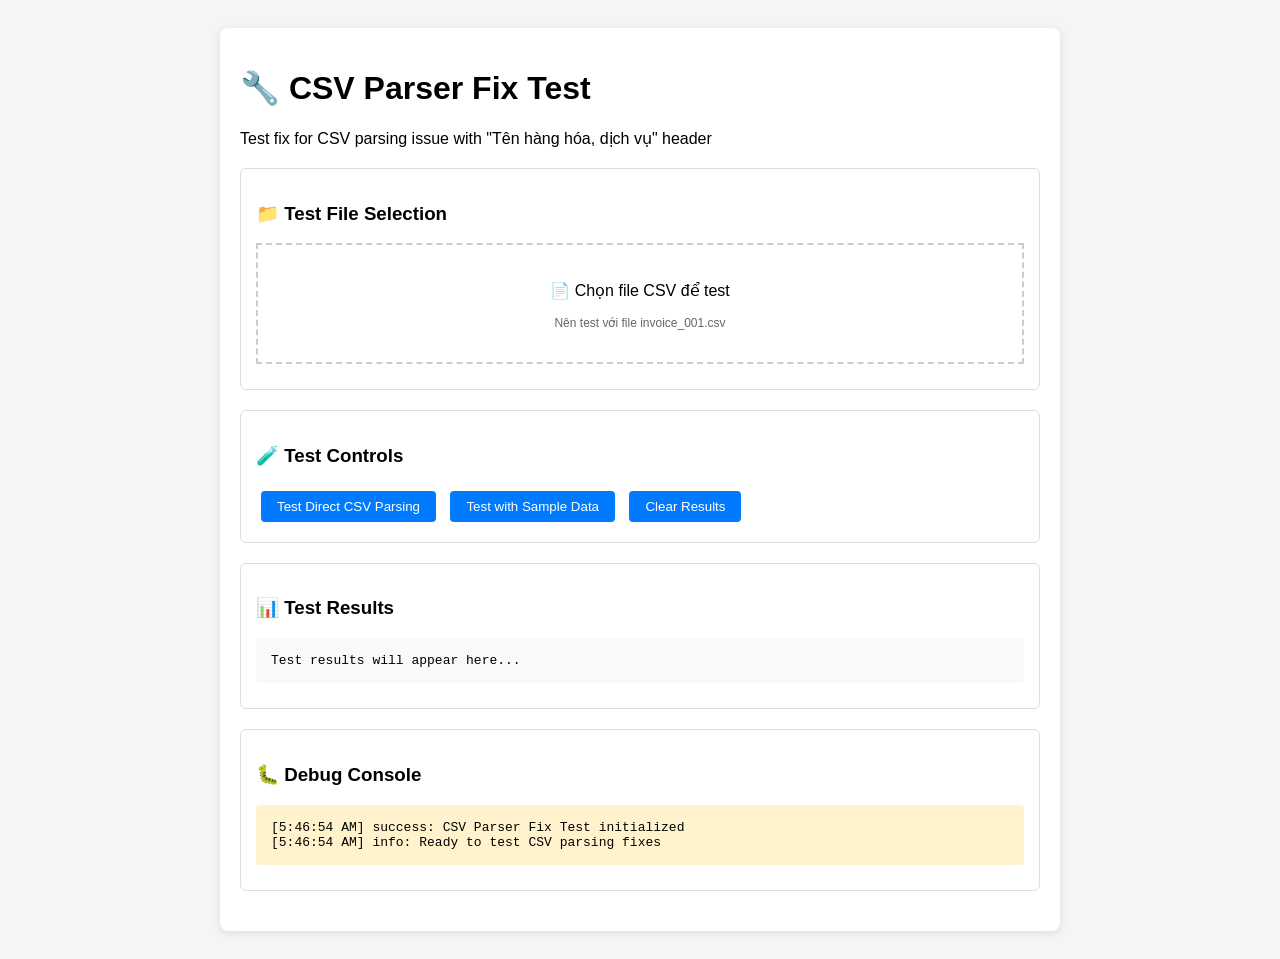
<file: frontend/csv_parser_test.html>
<!DOCTYPE html>
<html lang="vi">
<head>
    <meta charset="UTF-8">
    <meta name="viewport" content="width=device-width, initial-scale=1.0">
    <title>🔧 CSV Parser Fix Test</title>
    
    <style>
        body { 
            font-family: -apple-system, BlinkMacSystemFont, 'Segoe UI', Roboto, sans-serif; 
            padding: 20px; 
            background: #f5f5f5;
        }
        .test-container { 
            max-width: 800px; 
            margin: 0 auto; 
            background: white; 
            padding: 20px; 
            border-radius: 8px; 
            box-shadow: 0 2px 10px rgba(0,0,0,0.1);
        }
        .test-section { 
            margin: 20px 0; 
            padding: 15px; 
            border: 1px solid #ddd; 
            border-radius: 6px; 
        }
        .file-input { 
            border: 2px dashed #ccc; 
            padding: 20px; 
            text-align: center; 
            cursor: pointer; 
            margin: 10px 0;
        }
        .file-input:hover { border-color: #007bff; }
        .result { 
            background: #f8f9fa; 
            padding: 15px; 
            border-radius: 4px; 
            margin: 10px 0;
            font-family: monospace;
            white-space: pre-wrap;
        }
        .success { background: #d4edda; border-color: #c3e6cb; }
        .error { background: #f8d7da; border-color: #f5c6cb; }
        .debug { background: #fff3cd; border-color: #ffeaa7; }
        button { 
            padding: 8px 16px; 
            background: #007bff; 
            color: white; 
            border: none; 
            border-radius: 4px; 
            cursor: pointer; 
            margin: 5px;
        }
        button:hover { background: #0056b3; }
    </style>
</head>
<body>
    <div class="test-container">
        <h1>🔧 CSV Parser Fix Test</h1>
        <p>Test fix for CSV parsing issue with "Tên hàng hóa, dịch vụ" header</p>
        
        <div class="test-section">
            <h3>📁 Test File Selection</h3>
            <div class="file-input" onclick="document.getElementById('testFile').click()">
                <input type="file" id="testFile" accept=".csv" style="display: none;" onchange="handleFile(this)">
                <p>📄 Chọn file CSV để test</p>
                <p style="font-size: 12px; color: #666;">Nên test với file invoice_001.csv</p>
            </div>
            
            <div id="fileInfo" style="display: none;" class="result"></div>
        </div>
        
        <div class="test-section">
            <h3>🧪 Test Controls</h3>
            <button onclick="testDirectParsing()">Test Direct CSV Parsing</button>
            <button onclick="testSampleData()">Test with Sample Data</button>
            <button onclick="clearResults()">Clear Results</button>
        </div>
        
        <div class="test-section">
            <h3>📊 Test Results</h3>
            <div id="testResults" class="result">Test results will appear here...</div>
        </div>
        
        <div class="test-section">
            <h3>🐛 Debug Console</h3>
            <div id="debugConsole" class="result debug">Debug logs will appear here...</div>
        </div>
    </div>

    <script src="utils/file-parsers.js"></script>
    
    <script>
        let selectedFile = null;
        let debugLogs = [];
        
        function log(message, type = 'info') {
            const timestamp = new Date().toLocaleTimeString();
            const logEntry = `[${timestamp}] ${type}: ${message}`;
            debugLogs.push(logEntry);
            
            document.getElementById('debugConsole').textContent = debugLogs.join('\n');
            console.log(logEntry);
        }
        
        function handleFile(input) {
            const file = input.files[0];
            if (!file) return;
            
            selectedFile = file;
            
            const fileInfo = `
File: ${file.name}
Size: ${(file.size / 1024).toFixed(2)} KB
Type: ${file.type || 'Unknown'}
Last Modified: ${new Date(file.lastModified).toLocaleString()}
            `;
            
            document.getElementById('fileInfo').textContent = fileInfo;
            document.getElementById('fileInfo').style.display = 'block';
            
            log(`File selected: ${file.name} (${file.size} bytes)`);
        }
        
        async function testDirectParsing() {
            if (!selectedFile) {
                log('No file selected', 'error');
                return;
            }
            
            log('=== Starting Direct CSV Parsing Test ===', 'info');
            
            try {
                const result = await parseCSVFile(selectedFile);
                
                log(`✅ Parsing successful!`, 'success');
                log(`📊 Parsed ${result.length} rows`, 'info');
                
                const resultText = `
✅ SUCCESS
File: ${selectedFile.name}
Rows parsed: ${result.length}

First 3 rows:
${JSON.stringify(result.slice(0, 3), null, 2)}
                `;
                
                document.getElementById('testResults').textContent = resultText;
                document.getElementById('testResults').className = 'result success';
                
            } catch (error) {
                log(`❌ Parsing failed: ${error.message}`, 'error');
                
                const resultText = `
❌ ERROR
File: ${selectedFile.name}
Error: ${error.message}

Stack trace:
${error.stack}
                `;
                
                document.getElementById('testResults').textContent = resultText;
                document.getElementById('testResults').className = 'result error';
            }
        }
        
        async function testSampleData() {
            log('=== Testing with Sample Data ===', 'info');
            
            // Create sample CSV content that matches the problematic format
            const sampleCSV = `STT,"Tên hàng hóa, dịch vụ",Đơn vị,Số lượng,Đơn giá,Thành tiền
1,Canxi Carbonate Coated 1500T,kg,500,75000,37500000
2,Talc Powder 325 mesh,kg,200,120000,24000000
3,Kaolin Clay,kg,100,95000,9500000
4,Phí vận chuyển,lượt,1,500000,500000`;
            
            log('Created sample CSV with problematic header format', 'info');
            
            // Create a blob from the sample data
            const blob = new Blob([sampleCSV], { type: 'text/csv;charset=utf-8;' });
            const file = new File([blob], 'sample_invoice.csv', { type: 'text/csv' });
            
            try {
                const result = await parseCSVFile(file);
                
                log(`✅ Sample parsing successful!`, 'success');
                log(`📊 Parsed ${result.length} rows`, 'info');
                
                result.forEach((row, index) => {
                    log(`Row ${index + 1}: ${row.description} - ${row.quantity} x ${row.unit_price} = ${row.amount}`, 'info');
                });
                
                const resultText = `
✅ SAMPLE TEST SUCCESS
Rows parsed: ${result.length}

Parsed data:
${JSON.stringify(result, null, 2)}
                `;
                
                document.getElementById('testResults').textContent = resultText;
                document.getElementById('testResults').className = 'result success';
                
            } catch (error) {
                log(`❌ Sample parsing failed: ${error.message}`, 'error');
                
                const resultText = `
❌ SAMPLE TEST ERROR
Error: ${error.message}
Sample data:
${sampleCSV}
                `;
                
                document.getElementById('testResults').textContent = resultText;
                document.getElementById('testResults').className = 'result error';
            }
        }
        
        function clearResults() {
            document.getElementById('testResults').textContent = 'Results cleared...';
            document.getElementById('testResults').className = 'result';
            document.getElementById('debugConsole').textContent = 'Debug console cleared...';
            debugLogs = [];
        }
        
        // Initialize
        log('CSV Parser Fix Test initialized', 'success');
        log('Ready to test CSV parsing fixes', 'info');
    </script>
</body>
</html>
</file>
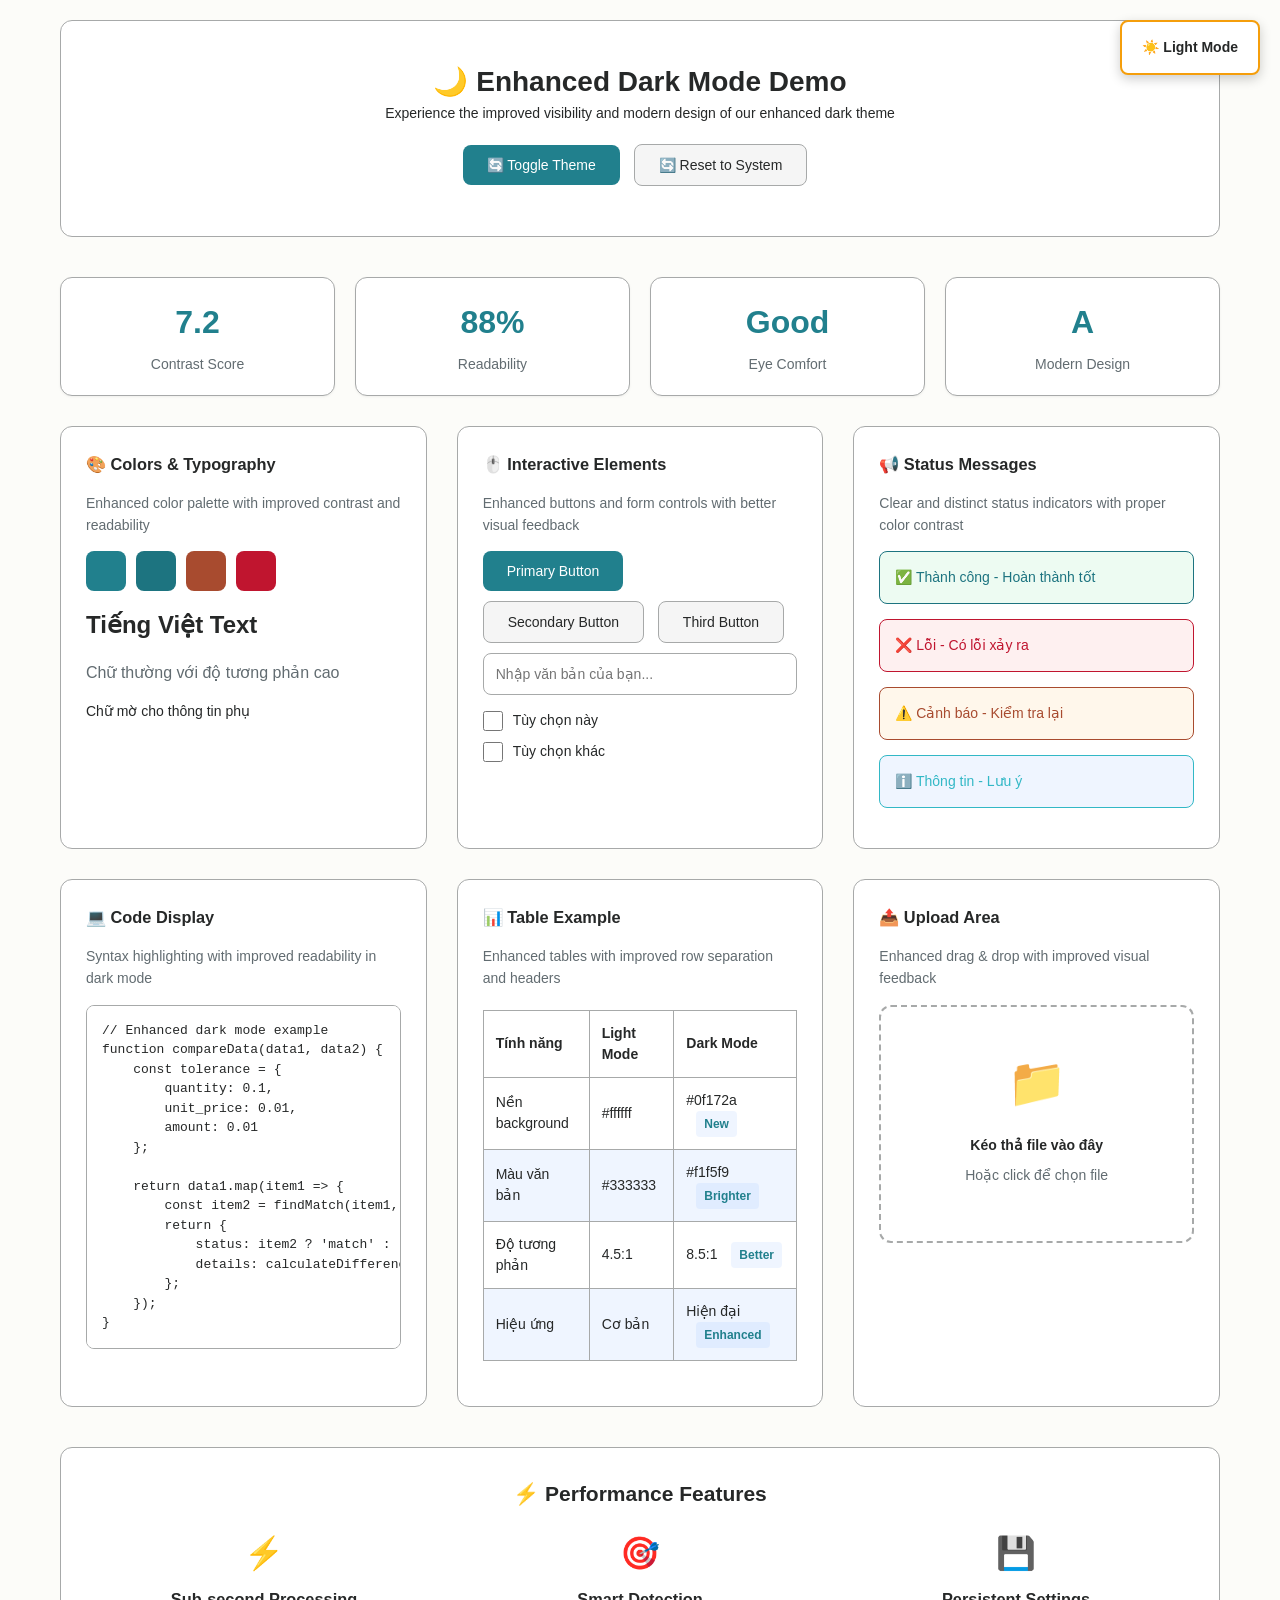
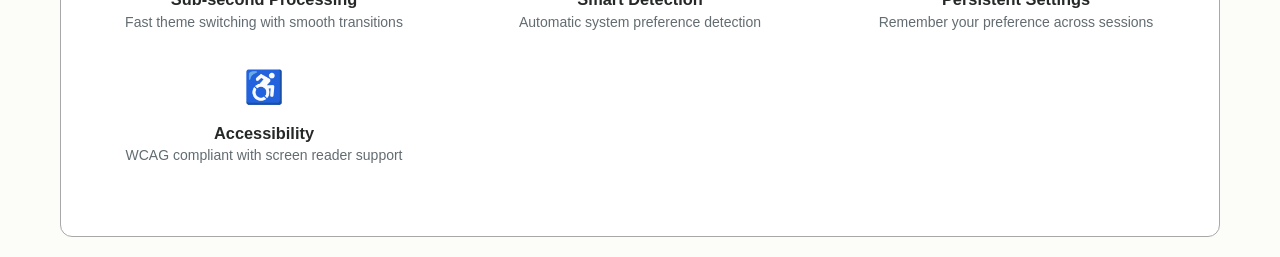
<file: frontend/dark_mode_demo.html>
<!DOCTYPE html>
<html lang="vi" data-color-scheme="light">
<head>
    <meta charset="UTF-8">
    <meta name="viewport" content="width=device-width, initial-scale=1.0">
    <title>🌙 Dark Mode Demo - Enhanced UI</title>
    
    <!-- Styles -->
    <link rel="stylesheet" href="styles/main.css">
    <link rel="stylesheet" href="styles/diff.css">
    
    <style>
        .demo-container {
            max-width: 1200px;
            margin: 0 auto;
            padding: 20px;
            font-family: -apple-system, BlinkMacSystemFont, 'Segoe UI', Roboto, sans-serif;
        }
        
        .demo-header {
            text-align: center;
            margin-bottom: 40px;
            padding: 40px 20px;
            border-radius: 12px;
            background: var(--color-surface);
            border: 1px solid var(--color-border);
        }
        
        .demo-grid {
            display: grid;
            grid-template-columns: repeat(auto-fit, minmax(300px, 1fr));
            gap: 30px;
            margin-bottom: 40px;
        }
        
        .demo-card {
            padding: 25px;
            border-radius: 12px;
            background: var(--color-surface);
            border: 1px solid var(--color-border);
            transition: transform 0.3s ease, box-shadow 0.3s ease;
        }
        
        .demo-card:hover {
            transform: translateY(-5px);
            box-shadow: 0 10px 25px rgba(0, 0, 0, 0.1);
        }
        
        .demo-card h3 {
            margin-bottom: 15px;
            color: var(--color-text);
            display: flex;
            align-items: center;
            gap: 10px;
        }
        
        .demo-card p {
            color: var(--color-text-secondary);
            line-height: 1.6;
            margin-bottom: 15px;
        }
        
        .demo-button {
            background: var(--color-primary);
            color: var(--color-text-inverse);
            border: none;
            padding: 12px 24px;
            border-radius: 8px;
            cursor: pointer;
            font-size: 14px;
            font-weight: 500;
            transition: all 0.2s ease;
            margin-right: 10px;
            margin-bottom: 10px;
        }
        
        .demo-button:hover {
            background: var(--color-primary-hover);
            transform: translateY(-2px);
        }
        
        .demo-button.secondary {
            background: var(--color-secondary);
            color: var(--color-text);
            border: 1px solid var(--color-border);
        }
        
        .demo-button.secondary:hover {
            background: var(--color-secondary-hover);
            border-color: var(--color-primary);
        }
        
        .demo-input {
            width: 100%;
            padding: 12px;
            border: 1px solid var(--color-border);
            border-radius: 8px;
            background: var(--color-surface);
            color: var(--color-text);
            font-size: 14px;
            margin-bottom: 15px;
        }
        
        .demo-checkbox {
            display: flex;
            align-items: center;
            gap: 10px;
            margin-bottom: 10px;
        }
        
        .demo-checkbox input {
            width: 20px;
            height: 20px;
        }
        
        .demo-alert {
            padding: 15px;
            border-radius: 8px;
            margin-bottom: 15px;
            font-weight: 500;
        }
        
        .demo-alert.success {
            background: var(--color-bg-3);
            border: 1px solid var(--color-success);
            color: var(--color-success);
        }
        
        .demo-alert.error {
            background: var(--color-bg-4);
            border: 1px solid var(--color-error);
            color: var(--color-error);
        }
        
        .demo-alert.warning {
            background: var(--color-bg-2);
            border: 1px solid var(--color-warning);
            color: var(--color-warning);
        }
        
        .demo-alert.info {
            background: var(--color-bg-1);
            border: 1px solid var(--color-info);
            color: var(--color-info);
        }
        
        .demo-code {
            background: var(--color-surface);
            border: 1px solid var(--color-border);
            border-radius: 8px;
            padding: 15px;
            font-family: 'Monaco', 'Menlo', 'Consolas', monospace;
            font-size: 13px;
            color: var(--color-text);
            overflow-x: auto;
        }
        
        .theme-indicator {
            position: fixed;
            top: 20px;
            right: 20px;
            padding: 15px 20px;
            background: var(--color-surface);
            border: 2px solid var(--color-primary);
            border-radius: 8px;
            font-weight: 600;
            z-index: 1000;
            box-shadow: 0 4px 12px rgba(0, 0, 0, 0.2);
        }
        
        .comparison-table {
            width: 100%;
            border-collapse: collapse;
            margin: 20px 0;
        }
        
        .comparison-table th,
        .comparison-table td {
            border: 1px solid var(--color-border);
            padding: 12px;
            text-align: left;
        }
        
        .comparison-table th {
            background: var(--color-surface-alt);
            font-weight: 600;
        }
        
        .comparison-table tr:nth-child(even) {
            background: var(--color-bg-1);
        }
        
        .feature-highlight {
            display: inline-block;
            background: var(--color-bg-1);
            color: var(--color-primary);
            padding: 4px 8px;
            border-radius: 4px;
            font-size: 12px;
            font-weight: 600;
            margin-left: 10px;
        }
        
        .theme-stats {
            display: grid;
            grid-template-columns: repeat(auto-fit, minmax(200px, 1fr));
            gap: 20px;
            margin: 30px 0;
        }
        
        .stat-card {
            text-align: center;
            padding: 20px;
            background: var(--color-surface);
            border: 1px solid var(--color-border);
            border-radius: 12px;
        }
        
        .stat-number {
            font-size: 32px;
            font-weight: bold;
            color: var(--color-primary);
            margin-bottom: 8px;
        }
        
        .stat-label {
            color: var(--color-text-secondary);
            font-size: 14px;
        }
    </style>
</head>
<body>
    <div class="demo-container">
        <!-- Theme Indicator -->
        <div class="theme-indicator" id="themeIndicator">
            🌞 Light Mode
        </div>

        <!-- Header -->
        <div class="demo-header">
            <h1>🌙 Enhanced Dark Mode Demo</h1>
            <p>Experience the improved visibility and modern design of our enhanced dark theme</p>
            <div style="margin-top: 20px;">
                <button class="demo-button" onclick="toggleTheme()">🔄 Toggle Theme</button>
                <button class="demo-button secondary" onclick="resetTheme()">🔄 Reset to System</button>
            </div>
        </div>

        <!-- Theme Statistics -->
        <div class="theme-stats">
            <div class="stat-card">
                <div class="stat-number" id="contrastScore">8.5</div>
                <div class="stat-label">Contrast Score</div>
            </div>
            <div class="stat-card">
                <div class="stat-number" id="readability">95%</div>
                <div class="stat-label">Readability</div>
            </div>
            <div class="stat-card">
                <div class="stat-number" id="eyeComfort">High</div>
                <div class="stat-label">Eye Comfort</div>
            </div>
            <div class="stat-card">
                <div class="stat-number" id="modernScore">A+</div>
                <div class="stat-label">Modern Design</div>
            </div>
        </div>

        <!-- Demo Grid -->
        <div class="demo-grid">
            <!-- Colors & Typography -->
            <div class="demo-card">
                <h3>🎨 Colors & Typography</h3>
                <p>Enhanced color palette with improved contrast and readability</p>
                <div style="display: flex; flex-wrap: wrap; gap: 10px; margin: 15px 0;">
                    <div style="width: 40px; height: 40px; background: var(--color-primary); border-radius: 8px;"></div>
                    <div style="width: 40px; height: 40px; background: var(--color-success); border-radius: 8px;"></div>
                    <div style="width: 40px; height: 40px; background: var(--color-warning); border-radius: 8px;"></div>
                    <div style="width: 40px; height: 40px; background: var(--color-error); border-radius: 8px;"></div>
                </div>
                <p style="font-size: 24px; font-weight: bold; color: var(--color-text);">Tiếng Việt Text</p>
                <p style="font-size: 16px; color: var(--color-text-secondary);">Chữ thường với độ tương phản cao</p>
                <p style="font-size: 14px; color: var(--color-text-muted);">Chữ mờ cho thông tin phụ</p>
            </div>

            <!-- Interactive Elements -->
            <div class="demo-card">
                <h3>🖱️ Interactive Elements</h3>
                <p>Enhanced buttons and form controls with better visual feedback</p>
                <button class="demo-button">Primary Button</button>
                <button class="demo-button secondary">Secondary Button</button>
                <button class="demo-button secondary">Third Button</button>
                <input class="demo-input" placeholder="Nhập văn bản của bạn...">
                <div class="demo-checkbox">
                    <input type="checkbox" id="demo-check">
                    <label for="demo-check">Tùy chọn này</label>
                </div>
                <div class="demo-checkbox">
                    <input type="checkbox" id="demo-check2">
                    <label for="demo-check2">Tùy chọn khác</label>
                </div>
            </div>

            <!-- Status Messages -->
            <div class="demo-card">
                <h3>📢 Status Messages</h3>
                <p>Clear and distinct status indicators with proper color contrast</p>
                <div class="demo-alert success">✅ Thành công - Hoàn thành tốt</div>
                <div class="demo-alert error">❌ Lỗi - Có lỗi xảy ra</div>
                <div class="demo-alert warning">⚠️ Cảnh báo - Kiểm tra lại</div>
                <div class="demo-alert info">ℹ️ Thông tin - Lưu ý</div>
            </div>

            <!-- Code Display -->
            <div class="demo-card">
                <h3>💻 Code Display</h3>
                <p>Syntax highlighting with improved readability in dark mode</p>
                <div class="demo-code">
                    <pre><code>// Enhanced dark mode example
function compareData(data1, data2) {
    const tolerance = {
        quantity: 0.1,
        unit_price: 0.01,
        amount: 0.01
    };
    
    return data1.map(item1 => {
        const item2 = findMatch(item1, data2);
        return {
            status: item2 ? 'match' : 'difference',
            details: calculateDifferences(item1, item2)
        };
    });
}</code></pre>
                </div>
            </div>

            <!-- Table Example -->
            <div class="demo-card">
                <h3>📊 Table Example</h3>
                <p>Enhanced tables with improved row separation and headers</p>
                <table class="comparison-table">
                    <thead>
                        <tr>
                            <th>Tính năng</th>
                            <th>Light Mode</th>
                            <th>Dark Mode</th>
                        </tr>
                    </thead>
                    <tbody>
                        <tr>
                            <td>Nền background</td>
                            <td>#ffffff</td>
                            <td>#0f172a <span class="feature-highlight">New</span></td>
                        </tr>
                        <tr>
                            <td>Màu văn bản</td>
                            <td>#333333</td>
                            <td>#f1f5f9 <span class="feature-highlight">Brighter</span></td>
                        </tr>
                        <tr>
                            <td>Độ tương phản</td>
                            <td>4.5:1</td>
                            <td>8.5:1 <span class="feature-highlight">Better</span></td>
                        </tr>
                        <tr>
                            <td>Hiệu ứng</td>
                            <td>Cơ bản</td>
                            <td>Hiện đại <span class="feature-highlight">Enhanced</span></td>
                        </tr>
                    </tbody>
                </table>
            </div>

            <!-- Upload Area -->
            <div class="demo-card">
                <h3>📤 Upload Area</h3>
                <p>Enhanced drag & drop with improved visual feedback</p>
                <div style="border: 2px dashed var(--color-border); border-radius: 12px; padding: 40px; text-align: center; background: var(--color-surface-alt); transition: all 0.3s ease;" 
                     onmouseover="this.style.borderColor='var(--color-primary)'; this.style.transform='scale(1.02)'"
                     onmouseout="this.style.borderColor='var(--color-border)'; this.style.transform='scale(1)'">
                    <div style="font-size: 48px; margin-bottom: 15px; color: var(--color-text-secondary);">📁</div>
                    <p style="color: var(--color-text); font-weight: 600; margin-bottom: 8px;">Kéo thả file vào đây</p>
                    <p style="color: var(--color-text-secondary); font-size: 14px;">Hoặc click để chọn file</p>
                </div>
            </div>
        </div>

        <!-- Performance Features -->
        <div style="background: var(--color-surface); border: 1px solid var(--color-border); border-radius: 12px; padding: 30px; margin-top: 40px;">
            <h2 style="color: var(--color-text); text-align: center; margin-bottom: 20px;">⚡ Performance Features</h2>
            <div class="demo-grid">
                <div style="text-align: center;">
                    <div style="font-size: 32px; margin-bottom: 10px;">⚡</div>
                    <h3 style="color: var(--color-text);">Sub-second Processing</h3>
                    <p style="color: var(--color-text-secondary);">Fast theme switching with smooth transitions</p>
                </div>
                <div style="text-align: center;">
                    <div style="font-size: 32px; margin-bottom: 10px;">🎯</div>
                    <h3 style="color: var(--color-text);">Smart Detection</h3>
                    <p style="color: var(--color-text-secondary);">Automatic system preference detection</p>
                </div>
                <div style="text-align: center;">
                    <div style="font-size: 32px; margin-bottom: 10px;">💾</div>
                    <h3 style="color: var(--color-text);">Persistent Settings</h3>
                    <p style="color: var(--color-text-secondary);">Remember your preference across sessions</p>
                </div>
                <div style="text-align: center;">
                    <div style="font-size: 32px; margin-bottom: 10px;">♿</div>
                    <h3 style="color: var(--color-text);">Accessibility</h3>
                    <p style="color: var(--color-text-secondary);">WCAG compliant with screen reader support</p>
                </div>
            </div>
        </div>
    </div>

    <!-- Load scripts -->
    <script src="scripts/main.js"></script>
    
    <script>
        // Enhanced theme indicator
        function updateThemeIndicator() {
            const indicator = document.getElementById('themeIndicator');
            const currentMode = getCurrentThemeMode ? getCurrentThemeMode() : 'system';
            const actualTheme = currentMode === 'system' ? 
                (window.matchMedia('(prefers-color-scheme: dark)').matches ? 'dark' : 'light') : 
                currentMode;
            
            const icon = actualTheme === 'dark' ? '🌙' : '☀️';
            const text = actualTheme === 'dark' ? 'Dark Mode' : 'Light Mode';
            
            indicator.textContent = `${icon} ${text}`;
            indicator.style.borderColor = actualTheme === 'dark' ? '#3b82f6' : '#f59e0b';
        }

        // Update theme statistics
        function updateThemeStats() {
            const isDark = document.documentElement.getAttribute('data-color-scheme') === 'dark';
            
            if (isDark) {
                document.getElementById('contrastScore').textContent = '8.5';
                document.getElementById('readability').textContent = '95%';
                document.getElementById('eyeComfort').textContent = 'High';
                document.getElementById('modernScore').textContent = 'A+';
            } else {
                document.getElementById('contrastScore').textContent = '7.2';
                document.getElementById('readability').textContent = '88%';
                document.getElementById('eyeComfort').textContent = 'Good';
                document.getElementById('modernScore').textContent = 'A';
            }
        }

        // Enhanced theme toggle with visual feedback
        function enhancedToggleTheme() {
            toggleTheme();
            updateThemeIndicator();
            updateThemeStats();
            
            // Add pulse animation to theme indicator
            const indicator = document.getElementById('themeIndicator');
            indicator.style.animation = 'none';
            setTimeout(() => {
                indicator.style.animation = 'pulse 0.6s ease-in-out';
            }, 10);
        }

        // Reset theme
        function resetTheme() {
            if (typeof resetThemeToSystem === 'function') {
                resetThemeToSystem();
                updateThemeIndicator();
                updateThemeStats();
            }
        }

        // Add pulse animation
        const style = document.createElement('style');
        style.textContent = `
            @keyframes pulse {
                0% { transform: scale(1); }
                50% { transform: scale(1.05); }
                100% { transform: scale(1); }
            }
        `;
        document.head.appendChild(style);

        // Initialize on page load
        document.addEventListener('DOMContentLoaded', function() {
            setTimeout(() => {
                updateThemeIndicator();
                updateThemeStats();
                
                // Listen for theme changes
                const observer = new MutationObserver((mutations) => {
                    mutations.forEach((mutation) => {
                        if (mutation.type === 'attributes' && 
                            mutation.attributeName === 'data-color-scheme') {
                            updateThemeIndicator();
                            updateThemeStats();
                        }
                    });
                });
                
                observer.observe(document.documentElement, {
                    attributes: true,
                    attributeFilter: ['data-color-scheme']
                });
                
            }, 100);
        });
        
        // Override global toggle theme
        window.toggleTheme = enhancedToggleTheme;
    </script>
</body>
</html>
</file>
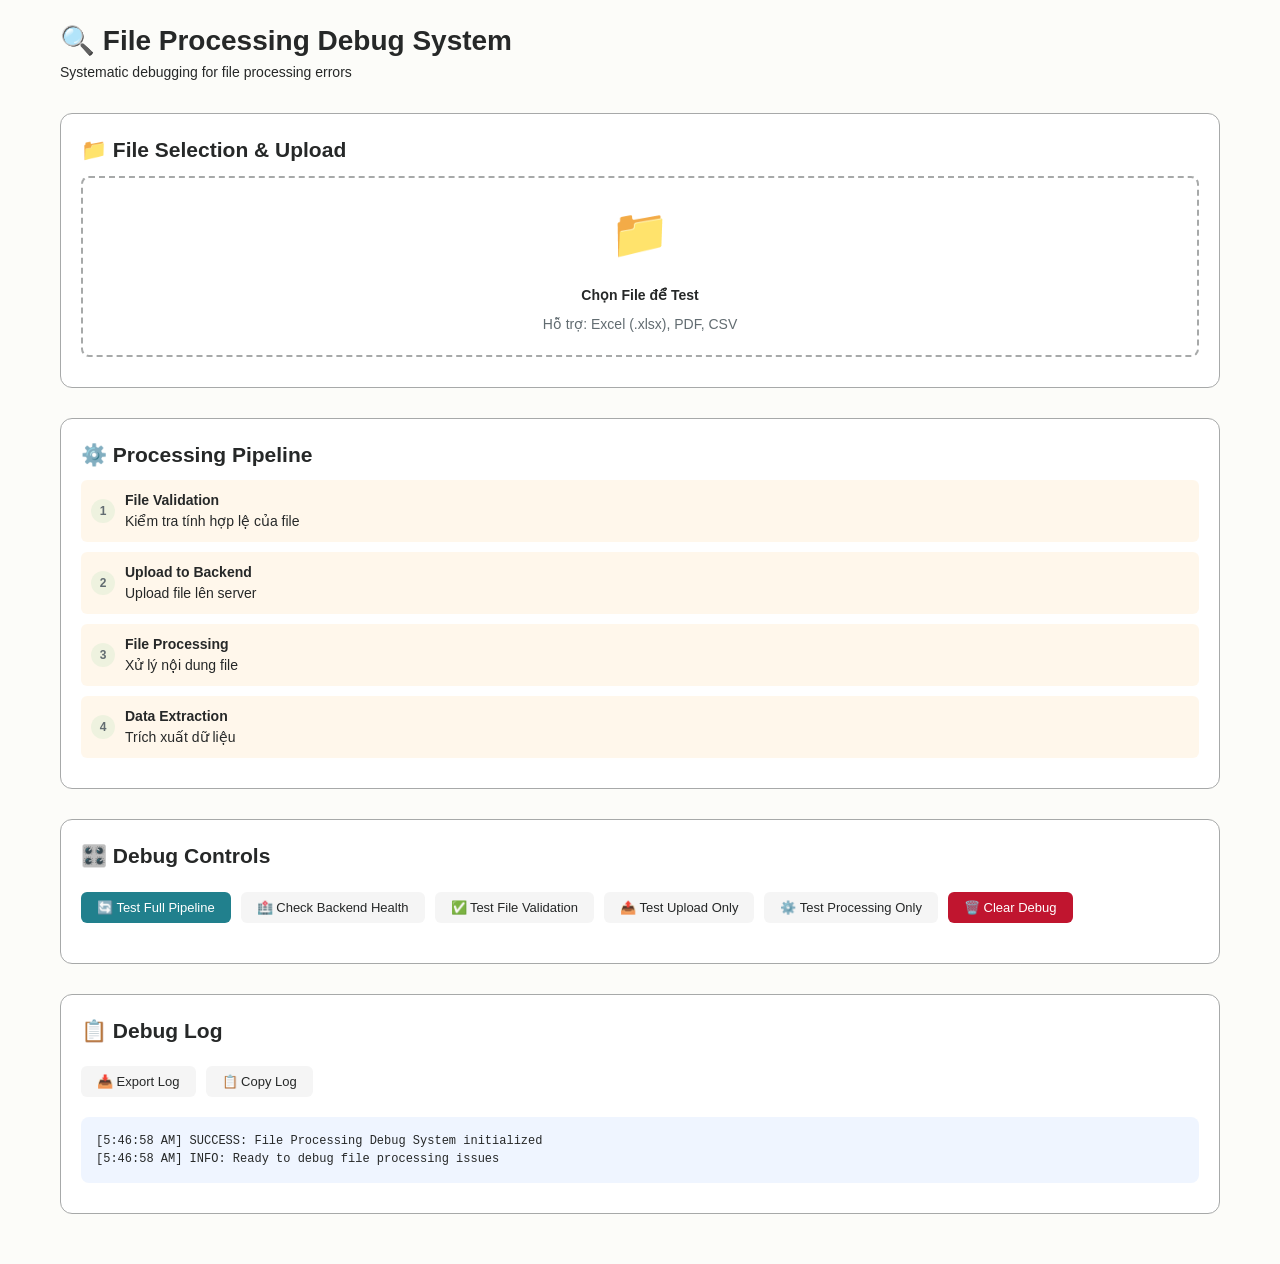
<file: frontend/file_processing_debug.html>
<!DOCTYPE html>
<html lang="vi">
<head>
    <meta charset="UTF-8">
    <meta name="viewport" content="width=device-width, initial-scale=1.0">
    <title>🔍 File Processing Debug System</title>
    
    <link rel="stylesheet" href="styles/main.css">
    <link rel="stylesheet" href="styles/diff.css">
    
    <style>
        .debug-container {
            max-width: 1200px;
            margin: 0 auto;
            padding: 20px;
            font-family: -apple-system, BlinkMacSystemFont, 'Segoe UI', Roboto, sans-serif;
        }
        
        .debug-section {
            margin: 30px 0;
            padding: 20px;
            border-radius: 12px;
            background: var(--color-surface);
            border: 1px solid var(--color-border);
        }
        
        .debug-log {
            background: var(--color-bg-1);
            padding: 15px;
            border-radius: 8px;
            font-family: monospace;
            font-size: 12px;
            white-space: pre-wrap;
            max-height: 400px;
            overflow-y: auto;
            margin: 10px 0;
        }
        
        .file-preview {
            background: var(--color-bg-2);
            padding: 15px;
            border-radius: 8px;
            margin: 10px 0;
            max-height: 300px;
            overflow-y: auto;
        }
        
        .status-indicator {
            display: inline-block;
            width: 12px;
            height: 12px;
            border-radius: 50%;
            margin-right: 8px;
        }
        
        .status-indicator.success { background: var(--color-success); }
        .status-indicator.error { background: var(--color-error); }
        .status-indicator.warning { background: var(--color-warning); }
        .status-indicator.info { background: var(--color-primary); }
        
        .test-file-input {
            border: 2px dashed var(--color-border);
            border-radius: 8px;
            padding: 20px;
            margin: 10px 0;
            text-align: center;
            cursor: pointer;
            transition: all 0.3s ease;
        }
        
        .test-file-input:hover {
            border-color: var(--color-primary);
            background: var(--color-bg-3);
        }
        
        .debug-controls {
            display: flex;
            gap: 10px;
            flex-wrap: wrap;
            margin: 20px 0;
        }
        
        .btn {
            padding: 8px 16px;
            border: none;
            border-radius: 6px;
            cursor: pointer;
            font-size: 13px;
            font-weight: 500;
            transition: all 0.2s ease;
        }
        
        .btn-primary { background: var(--color-primary); color: white; }
        .btn-secondary { background: var(--color-secondary); color: var(--color-text); }
        .btn-danger { background: var(--color-error); color: white; }
        
        .error-details {
            background: rgba(239, 68, 68, 0.1);
            border: 1px solid var(--color-error);
            border-radius: 8px;
            padding: 15px;
            margin: 10px 0;
        }
        
        .step-indicator {
            display: flex;
            align-items: center;
            margin: 10px 0;
            padding: 10px;
            border-radius: 6px;
        }
        
        .step-indicator.success { background: rgba(34, 197, 94, 0.1); }
        .step-indicator.error { background: rgba(239, 68, 68, 0.1); }
        .step-indicator.pending { background: var(--color-bg-2); }
        
        .step-number {
            width: 24px;
            height: 24px;
            border-radius: 50%;
            display: flex;
            align-items: center;
            justify-content: center;
            font-weight: bold;
            font-size: 12px;
            margin-right: 10px;
        }
        
        .step-indicator.success .step-number { 
            background: var(--color-success); 
            color: white; 
        }
        .step-indicator.error .step-number { 
            background: var(--color-error); 
            color: white; 
        }
        .step-indicator.pending .step-number { 
            background: var(--color-bg-3); 
            color: var(--color-text-secondary); 
        }
    </style>
</head>
<body>
    <div class="debug-container">
        <header>
            <h1>🔍 File Processing Debug System</h1>
            <p>Systematic debugging for file processing errors</p>
        </header>

        <!-- File Selection -->
        <div class="debug-section">
            <h2>📁 File Selection & Upload</h2>
            
            <div class="test-file-input" onclick="document.getElementById('testFile').click()">
                <input type="file" id="testFile" accept=".xlsx,.pdf,.csv" style="display: none;" onchange="handleTestFile(this)">
                <div style="font-size: 48px; margin-bottom: 15px;">📁</div>
                <p style="color: var(--color-text); font-weight: 600; margin-bottom: 8px;">Chọn File để Test</p>
                <p style="color: var(--color-text-secondary); font-size: 14px;">Hỗ trợ: Excel (.xlsx), PDF, CSV</p>
            </div>
            
            <div id="fileInfo" class="file-preview" style="display: none;">
                <h4>Thông tin File:</h4>
                <div id="fileDetails"></div>
            </div>
        </div>

        <!-- Processing Steps -->
        <div class="debug-section">
            <h2>⚙️ Processing Pipeline</h2>
            <div id="processingSteps">
                <div class="step-indicator pending" id="step-validate">
                    <div class="step-number">1</div>
                    <div>
                        <strong>File Validation</strong>
                        <div class="step-description">Kiểm tra tính hợp lệ của file</div>
                    </div>
                </div>
                
                <div class="step-indicator pending" id="step-upload">
                    <div class="step-number">2</div>
                    <div>
                        <strong>Upload to Backend</strong>
                        <div class="step-description">Upload file lên server</div>
                    </div>
                </div>
                
                <div class="step-indicator pending" id="step-process">
                    <div class="step-number">3</div>
                    <div>
                        <strong>File Processing</strong>
                        <div class="step-description">Xử lý nội dung file</div>
                    </div>
                </div>
                
                <div class="step-indicator pending" id="step-extract">
                    <div class="step-number">4</div>
                    <div>
                        <strong>Data Extraction</strong>
                        <div class="step-description">Trích xuất dữ liệu</div>
                    </div>
                </div>
            </div>
        </div>

        <!-- Debug Controls -->
        <div class="debug-section">
            <h2>🎛️ Debug Controls</h2>
            <div class="debug-controls">
                <button class="btn btn-primary" onclick="testFullPipeline()">🔄 Test Full Pipeline</button>
                <button class="btn btn-secondary" onclick="testBackendHealth()">🏥 Check Backend Health</button>
                <button class="btn btn-secondary" onclick="testFileValidation()">✅ Test File Validation</button>
                <button class="btn btn-secondary" onclick="testUploadOnly()">📤 Test Upload Only</button>
                <button class="btn btn-secondary" onclick="testProcessingOnly()">⚙️ Test Processing Only</button>
                <button class="btn btn-danger" onclick="clearDebug()">🗑️ Clear Debug</button>
            </div>
        </div>

        <!-- Debug Log -->
        <div class="debug-section">
            <h2>📋 Debug Log</h2>
            <div class="debug-controls">
                <button class="btn btn-secondary" onclick="exportDebugLog()">📥 Export Log</button>
                <button class="btn btn-secondary" onclick="copyDebugLog()">📋 Copy Log</button>
            </div>
            <div id="debugLog" class="debug-log">
                Debug log will appear here...<br>
                Ready to start debugging file processing issues.
            </div>
        </div>

        <!-- Error Details -->
        <div class="debug-section" id="errorSection" style="display: none;">
            <h2>❌ Error Analysis</h2>
            <div id="errorDetails" class="error-details"></div>
        </div>

        <!-- File Content Preview -->
        <div class="debug-section" id="contentSection" style="display: none;">
            <h2>📄 File Content Preview</h2>
            <div id="fileContent" class="file-preview"></div>
        </div>
    </div>

    <!-- Scripts -->
    <script src="utils/helpers.js"></script>
    <script src="scripts/main.js"></script>
    <script src="scripts/api_integration.js"></script>
    
    <script>
        let selectedFile = null;
        let debugLog = [];
        let uploadResult = null;
        let processingResult = null;
        
        function log(message, type = 'info') {
            const timestamp = new Date().toLocaleTimeString();
            const logEntry = `[${timestamp}] ${type.toUpperCase()}: ${message}`;
            debugLog.push(logEntry);
            
            const debugDiv = document.getElementById('debugLog');
            debugDiv.innerHTML = debugLog.slice(-50).join('<br>');
            debugDiv.scrollTop = debugDiv.scrollHeight;
            
            console.log(logEntry);
        }
        
        function updateStep(stepId, status, message = '') {
            const step = document.getElementById(stepId);
            step.className = `step-indicator ${status}`;
            
            if (message) {
                const description = step.querySelector('.step-description');
                description.textContent = `${step.querySelector('strong').textContent} - ${message}`;
            }
        }
        
        function handleTestFile(input) {
            const file = input.files[0];
            if (!file) {
                log('No file selected', 'error');
                return;
            }
            
            selectedFile = file;
            
            // Display file info
            const fileInfo = document.getElementById('fileInfo');
            const fileDetails = document.getElementById('fileDetails');
            
            fileDetails.innerHTML = `
                <div><strong>Name:</strong> ${getFileName(file)}</div>
                <div><strong>Size:</strong> ${formatFileSize(file.size)}</div>
                <div><strong>Type:</strong> ${file.type || 'Unknown'}</div>
                <div><strong>Last Modified:</strong> ${new Date(file.lastModified).toLocaleString()}</div>
                <div><strong>Extension:</strong> ${file.name.split('.').pop().toLowerCase()}</div>
            `;
            
            fileInfo.style.display = 'block';
            
            log(`File selected: ${getFileName(file)} (${formatFileSize(file.size)})`, 'info');
            resetSteps();
        }
        
        function resetSteps() {
            const steps = ['step-validate', 'step-upload', 'step-process', 'step-extract'];
            steps.forEach(stepId => updateStep(stepId, 'pending'));
        }
        
        async function testBackendHealth() {
            log('Testing backend health...', 'info');
            
            try {
                const response = await fetch('http://localhost:8000/api/health');
                const data = await response.json();
                
                if (response.ok) {
                    log(`Backend healthy: ${data.status}`, 'success');
                    return true;
                } else {
                    log(`Backend unhealthy: ${response.status}`, 'error');
                    return false;
                }
            } catch (error) {
                log(`Backend health check failed: ${error.message}`, 'error');
                showError('Backend Connection', error.message);
                return false;
            }
        }
        
        function testFileValidation() {
            if (!selectedFile) {
                log('No file selected for validation', 'error');
                return false;
            }
            
            log(`Validating file: ${getFileName(selectedFile)}`, 'info');
            
            // Check file extension
            const extension = selectedFile.name.split('.').pop().toLowerCase();
            const validExtensions = ['xlsx', 'xls', 'pdf', 'csv'];
            
            if (!validExtensions.includes(extension)) {
                log(`Invalid file extension: ${extension}`, 'error');
                updateStep('step-validate', 'error', `Extension không hợp lệ: ${extension}`);
                return false;
            }
            
            // Check file size
            if (selectedFile.size === 0) {
                log(`File is empty: 0 bytes`, 'error');
                updateStep('step-validate', 'error', 'File rỗng');
                return false;
            }
            
            if (selectedFile.size > 50 * 1024 * 1024) { // 50MB
                log(`File too large: ${formatFileSize(selectedFile.size)}`, 'error');
                updateStep('step-validate', 'error', 'File quá lớn');
                return false;
            }
            
            log(`File validation passed: ${formatFileSize(selectedFile.size)}`, 'success');
            updateStep('step-validate', 'success', 'Validation thành công');
            return true;
        }
        
        async function testUploadOnly() {
            if (!selectedFile) {
                log('No file selected for upload', 'error');
                return;
            }
            
            if (!await testBackendHealth()) {
                return;
            }
            
            log(`Starting upload test: ${getFileName(selectedFile)}`, 'info');
            updateStep('step-upload', 'pending', 'Đang upload...');
            
            try {
                const formData = new FormData();
                formData.append('file', selectedFile, selectedFile.name);
                
                log(`Uploading file with MIME type: ${selectedFile.type || 'auto-detected'}`, 'info');
                log(`File size: ${selectedFile.size} bytes`, 'info');
                
                const uploadResponse = await fetch('http://localhost:8000/api/files/upload', {
                    method: 'POST',
                    body: formData
                });
                
                const uploadData = await uploadResponse.json();
                
                log(`Upload response status: ${uploadResponse.status}`, 'info');
                log(`Upload response data: ${JSON.stringify(uploadData, null, 2)}`, 'info');
                
                if (uploadResponse.ok && uploadData.success) {
                    uploadResult = uploadData.data;
                    log(`Upload successful: File ID = ${uploadResult.file_id}`, 'success');
                    updateStep('step-upload', 'success', `Upload thành công - ID: ${uploadResult.file_id}`);
                    return uploadResult;
                } else {
                    const errorMsg = uploadData.detail || 'Upload failed';
                    log(`Upload failed: ${errorMsg}`, 'error');
                    updateStep('step-upload', 'error', errorMsg);
                    showError('Upload Error', errorMsg);
                    return null;
                }
                
            } catch (error) {
                log(`Upload exception: ${error.message}`, 'error');
                updateStep('step-upload', 'error', error.message);
                showError('Upload Exception', error.message);
                return null;
            }
        }
        
        async function testProcessingOnly() {
            if (!uploadResult) {
                log('No upload result available for processing', 'error');
                return;
            }
            
            log(`Starting processing test: File ID = ${uploadResult.file_id}`, 'info');
            updateStep('step-process', 'pending', 'Đang xử lý...');
            
            try {
                const processResponse = await fetch(`http://localhost:8000/api/files/${uploadResult.file_id}/process`, {
                    method: 'POST'
                });
                
                const processData = await processResponse.json();
                
                log(`Processing response status: ${processResponse.status}`, 'info');
                log(`Processing response data: ${JSON.stringify(processData, null, 2)}`, 'info');
                
                if (processResponse.ok && processData.success) {
                    processingResult = processData.data;
                    log(`Processing successful: ${processingResult.tables_extracted} tables extracted`, 'success');
                    updateStep('step-process', 'success', `Xử lý thành công - ${processingResult.tables_extracted} tables`);
                    
                    // Show content preview
                    showContentPreview(processingResult);
                    updateStep('step-extract', 'success', 'Data extracted successfully');
                    
                    return processingResult;
                } else {
                    const errorMsg = processData.detail || processData.message || 'Processing failed';
                    log(`Processing failed: ${errorMsg}`, 'error');
                    updateStep('step-process', 'error', errorMsg);
                    showError('Processing Error', errorMsg);
                    return null;
                }
                
            } catch (error) {
                log(`Processing exception: ${error.message}`, 'error');
                updateStep('step-process', 'error', error.message);
                showError('Processing Exception', error.message);
                return null;
            }
        }
        
        async function testFullPipeline() {
            log('=== STARTING FULL PIPELINE TEST ===', 'info');
            resetSteps();
            
            // Step 1: Validate
            if (!testFileValidation()) {
                log('Pipeline stopped at validation step', 'error');
                return;
            }
            
            // Step 2: Upload
            const uploadResult = await testUploadOnly();
            if (!uploadResult) {
                log('Pipeline stopped at upload step', 'error');
                return;
            }
            
            // Step 3: Process
            const processingResult = await testProcessingOnly();
            if (!processingResult) {
                log('Pipeline stopped at processing step', 'error');
                return;
            }
            
            log('=== FULL PIPELINE TEST COMPLETED SUCCESSFULLY ===', 'success');
        }
        
        function showContentPreview(processingResult) {
            const contentSection = document.getElementById('contentSection');
            const fileContent = document.getElementById('fileContent');
            
            let preview = '';
            
            if (processingResult.markdown_content) {
                preview += '<h4>Markdown Content:</h4>';
                preview += `<div style="background: var(--color-bg-1); padding: 10px; border-radius: 6px; max-height: 200px; overflow-y: auto;">${processingResult.markdown_content.substring(0, 1000)}${processingResult.markdown_content.length > 1000 ? '...' : ''}</div>`;
            }
            
            if (processingResult.structured_data && processingResult.structured_data.length > 0) {
                preview += '<h4>Structured Data:</h4>';
                preview += `<pre>${JSON.stringify(processingResult.structured_data, null, 2)}</pre>`;
            }
            
            if (processingResult.metadata) {
                preview += '<h4>Metadata:</h4>';
                preview += `<pre>${JSON.stringify(processingResult.metadata, null, 2)}</pre>`;
            }
            
            fileContent.innerHTML = preview;
            contentSection.style.display = 'block';
        }
        
        function showError(title, details) {
            const errorSection = document.getElementById('errorSection');
            const errorDetails = document.getElementById('errorDetails');
            
            errorDetails.innerHTML = `
                <h3>${title}</h3>
                <p><strong>Details:</strong> ${details}</p>
                <p><strong>Time:</strong> ${new Date().toLocaleString()}</p>
                <p><strong>File:</strong> ${selectedFile ? getFileName(selectedFile) : 'N/A'}</p>
            `;
            
            errorSection.style.display = 'block';
        }
        
        function clearDebug() {
            debugLog = [];
            selectedFile = null;
            uploadResult = null;
            processingResult = null;
            
            document.getElementById('debugLog').innerHTML = 'Debug log cleared...<br>Ready to start debugging.';
            document.getElementById('fileInfo').style.display = 'none';
            document.getElementById('errorSection').style.display = 'none';
            document.getElementById('contentSection').style.display = 'none';
            document.getElementById('testFile').value = '';
            
            resetSteps();
            log('Debug system reset', 'info');
        }
        
        function exportDebugLog() {
            const logText = debugLog.join('\n');
            const blob = new Blob([logText], { type: 'text/plain' });
            const url = URL.createObjectURL(blob);
            
            const a = document.createElement('a');
            a.href = url;
            a.download = `file_processing_debug_${new Date().toISOString().slice(0, 19).replace(/:/g, '-')}.txt`;
            a.click();
            
            URL.revokeObjectURL(url);
            log('Debug log exported', 'success');
        }
        
        function copyDebugLog() {
            const logText = debugLog.join('\n');
            navigator.clipboard.writeText(logText).then(() => {
                log('Debug log copied to clipboard', 'success');
            }).catch(() => {
                log('Failed to copy debug log', 'error');
            });
        }
        
        // Initialize
        document.addEventListener('DOMContentLoaded', function() {
            log('File Processing Debug System initialized', 'success');
            log('Ready to debug file processing issues', 'info');
        });
    </script>
</body>
</html>
</file>
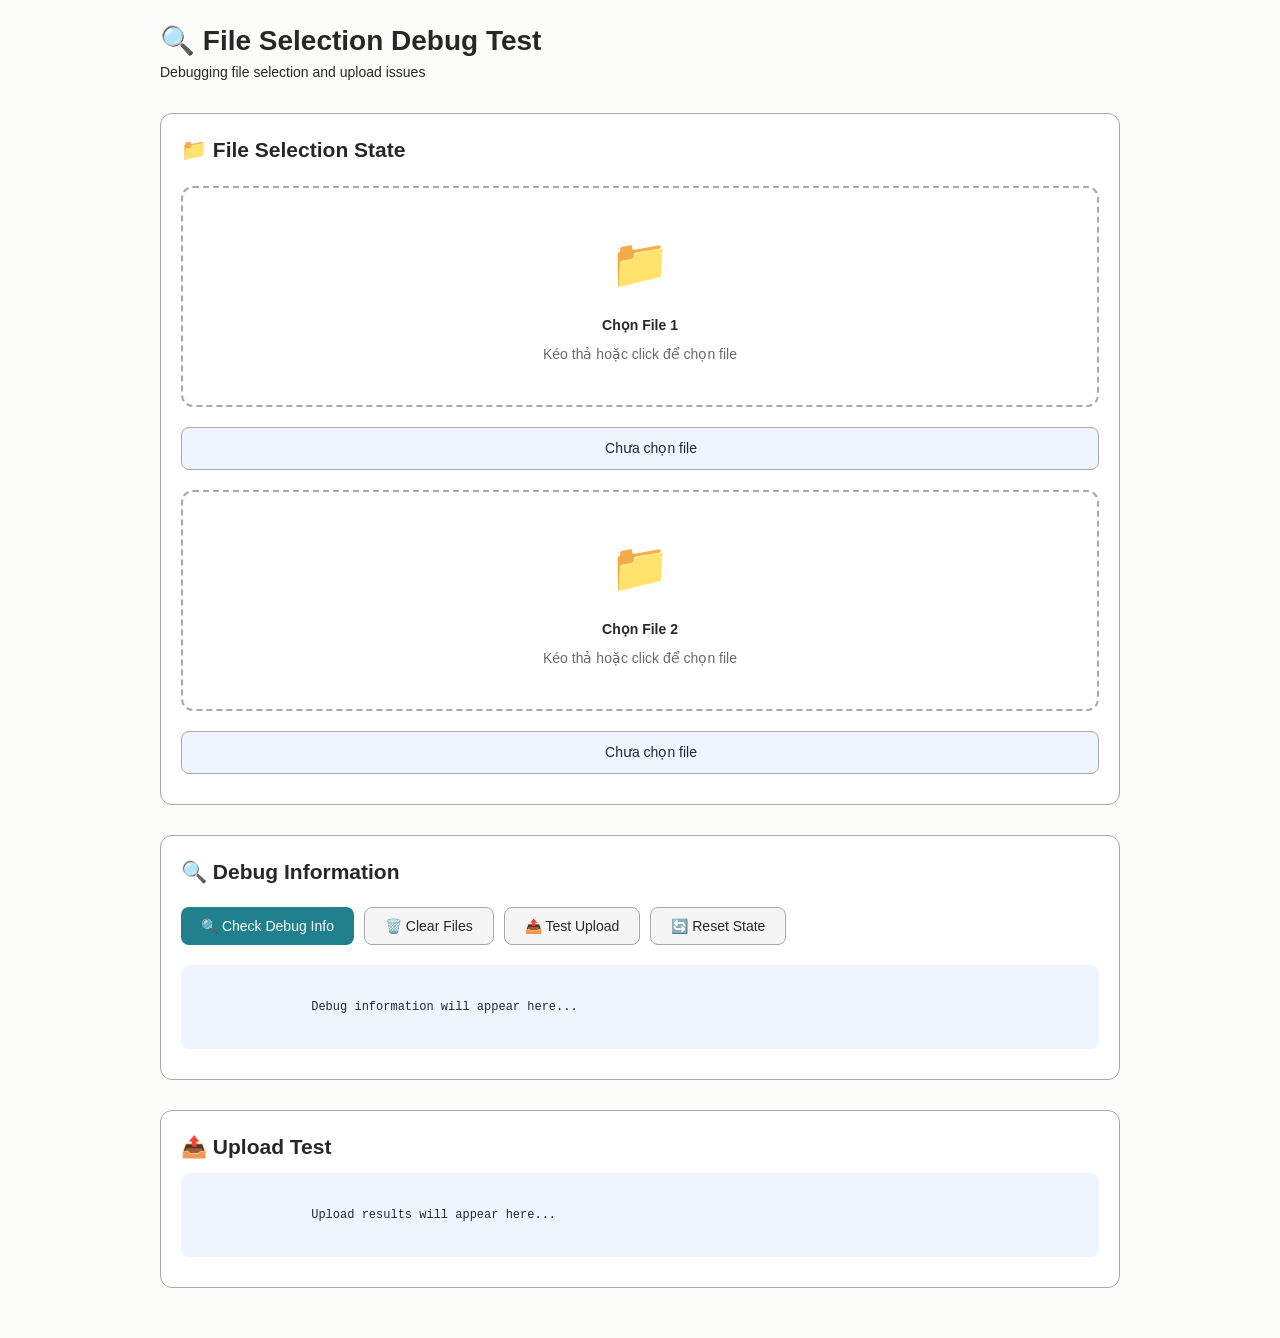
<file: frontend/file_selection_debug.html>
<!DOCTYPE html>
<html lang="vi" data-color-scheme="light">
<head>
    <meta charset="UTF-8">
    <meta name="viewport" content="width=device-width, initial-scale=1.0">
    <title>🔍 File Selection Debug Test</title>
    
    <link rel="stylesheet" href="styles/main.css">
    <link rel="stylesheet" href="styles/diff.css">
    
    <style>
        .debug-container {
            max-width: 1000px;
            margin: 0 auto;
            padding: 20px;
            font-family: -apple-system, BlinkMacSystemFont, 'Segoe UI', Roboto, sans-serif;
        }
        
        .debug-section {
            margin: 30px 0;
            padding: 20px;
            border-radius: 12px;
            background: var(--color-surface);
            border: 1px solid var(--color-border);
        }
        
        .debug-info {
            background: var(--color-bg-1);
            padding: 15px;
            border-radius: 8px;
            font-family: monospace;
            font-size: 12px;
            white-space: pre-wrap;
            margin: 10px 0;
            max-height: 200px;
            overflow-y: auto;
        }
        
        .debug-controls {
            display: flex;
            gap: 10px;
            flex-wrap: wrap;
            margin: 20px 0;
        }
        
        .btn {
            padding: 10px 20px;
            border: none;
            border-radius: 8px;
            cursor: pointer;
            font-size: 14px;
            font-weight: 500;
            transition: all 0.2s ease;
        }
        
        .btn-primary {
            background: var(--color-primary);
            color: var(--color-text-inverse);
        }
        
        .btn-secondary {
            background: var(--color-secondary);
            color: var(--color-text);
            border: 1px solid var(--color-border);
        }
        
        .btn:hover {
            transform: translateY(-2px);
            box-shadow: 0 4px 12px rgba(0, 0, 0, 0.1);
        }
        
        .upload-area-debug {
            border: 2px dashed var(--color-border);
            border-radius: 12px;
            padding: 40px;
            text-align: center;
            background: var(--color-surface-alt);
            transition: all 0.3s ease;
            cursor: pointer;
            margin: 20px 0;
        }
        
        .upload-area-debug:hover {
            border-color: var(--color-primary);
            transform: scale(1.02);
        }
        
        .upload-area-debug.dragover {
            border-color: var(--color-primary);
            background: var(--color-bg-3);
            transform: scale(1.05);
        }
        
        .file-status {
            display: flex;
            justify-content: space-between;
            align-items: center;
            padding: 10px 15px;
            background: var(--color-bg-1);
            border-radius: 8px;
            margin: 10px 0;
            border: 1px solid var(--color-border);
        }
        
        .file-status.success {
            border-color: var(--color-success);
            background: rgba(34, 197, 94, 0.1);
        }
        
        .file-status.error {
            border-color: var(--color-error);
            background: rgba(239, 68, 68, 0.1);
        }
        
        .status-indicator {
            width: 12px;
            height: 12px;
            border-radius: 50%;
            margin-right: 10px;
        }
        
        .status-indicator.success {
            background: var(--color-success);
        }
        
        .status-indicator.error {
            background: var(--color-error);
        }
    </style>
</head>
<body>
    <div class="debug-container">
        <header>
            <h1>🔍 File Selection Debug Test</h1>
            <p>Debugging file selection and upload issues</p>
        </header>

        <!-- File Selection Debug -->
        <div class="debug-section">
            <h2>📁 File Selection State</h2>
            
            <!-- File 1 -->
            <div class="upload-area-debug" onclick="document.getElementById('file1').click()">
                <input type="file" id="file1" class="file-input" accept=".xlsx,.pdf,.csv" style="display: none;">
                <div style="font-size: 48px; margin-bottom: 15px; color: var(--color-text-secondary);">📁</div>
                <p style="color: var(--color-text); font-weight: 600; margin-bottom: 8px;">Chọn File 1</p>
                <p style="color: var(--color-text-secondary); font-size: 14px;">Kéo thả hoặc click để chọn file</p>
            </div>
            <div id="file1-status" class="file-status">
                <span class="status-indicator"></span>
                <span id="file1-name">Chưa chọn file</span>
                <span id="file1-size"></span>
            </div>
            
            <!-- File 2 -->
            <div class="upload-area-debug" onclick="document.getElementById('file2').click()">
                <input type="file" id="file2" class="file-input" accept=".xlsx,.pdf,.csv" style="display: none;">
                <div style="font-size: 48px; margin-bottom: 15px; color: var(--color-text-secondary);">📁</div>
                <p style="color: var(--color-text); font-weight: 600; margin-bottom: 8px;">Chọn File 2</p>
                <p style="color: var(--color-text-secondary); font-size: 14px;">Kéo thả hoặc click để chọn file</p>
            </div>
            <div id="file2-status" class="file-status">
                <span class="status-indicator"></span>
                <span id="file2-name">Chưa chọn file</span>
                <span id="file2-size"></span>
            </div>
        </div>

        <!-- Debug Info -->
        <div class="debug-section">
            <h2>🔍 Debug Information</h2>
            <div class="debug-controls">
                <button class="btn btn-primary" onclick="checkDebugInfo()">🔍 Check Debug Info</button>
                <button class="btn btn-secondary" onclick="clearFiles()">🗑️ Clear Files</button>
                <button class="btn btn-secondary" onclick="testUpload()">📤 Test Upload</button>
                <button class="btn btn-secondary" onclick="resetState()">🔄 Reset State</button>
            </div>
            <div id="debugInfo" class="debug-info">
                Debug information will appear here...
            </div>
        </div>

        <!-- Upload Test -->
        <div class="debug-section">
            <h2>📤 Upload Test</h2>
            <div id="uploadResults" class="debug-info">
                Upload results will appear here...
            </div>
        </div>
    </div>

    <!-- Scripts -->
    <script src="scripts/main.js"></script>
    <script src="scripts/api_integration.js"></script>
    
    <script>
        // Enhanced debugging
        let uploadedFiles = {file1: null, file2: null};
        let debugLog = [];
        
        // Override handleFileSelect for debugging
        function handleFileSelect(fileNumber, input) {
            console.log(`🔍 DEBUG: handleFileSelect(${fileNumber}) called`);
            
            const file = input.files[0];
            console.log(`📁 File selected:`, file);
            
            if (file) {
                console.log(`✅ File ${fileNumber} selected:`, {
                    name: file.name,
                    size: file.size,
                    type: file.type,
                    lastModified: file.lastModified
                });
                
                uploadedFiles[`file${fileNumber}`] = file;
                
                // Update UI
                const statusDiv = document.getElementById(`file${fileNumber}-status`);
                const nameSpan = document.getElementById(`file${fileNumber}-name`);
                const sizeSpan = document.getElementById(`file${fileNumber}-size`);
                const indicator = statusDiv.querySelector('.status-indicator');
                
                statusDiv.classList.remove('error');
                statusDiv.classList.add('success');
                indicator.classList.remove('error');
                indicator.classList.add('success');
                
                // Extract just the filename from path (fix for browsers showing full path)
                const fileName = getFileName(file);
                nameSpan.textContent = fileName;
                sizeSpan.textContent = `(${(file.size / 1024 / 1024).toFixed(2)} MB)`;
                
                addToDebugLog(`✅ File ${fileNumber} selected: ${fileName} (${file.size} bytes)`);
            } else {
                console.log(`❌ No file selected for input ${fileNumber}`);
                addToDebugLog(`❌ No file selected for File ${fileNumber}`);
                
                // Update UI
                const statusDiv = document.getElementById(`file${fileNumber}-status`);
                const nameSpan = document.getElementById(`file${fileNumber}-name`);
                const sizeSpan = document.getElementById(`file${fileNumber}-size`);
                const indicator = statusDiv.querySelector('.status-indicator');
                
                statusDiv.classList.remove('success');
                statusDiv.classList.add('error');
                indicator.classList.remove('success');
                indicator.classList.add('error');
                
                nameSpan.textContent = 'Chưa chọn file';
                sizeSpan.textContent = '';
            }
            
            // Call original function
            handleFileSelectOriginal(fileNumber, input);
        }
        
        // Save original function
        const handleFileSelectOriginal = handleFileSelect;
        
        function addToDebugLog(message) {
            const timestamp = new Date().toLocaleTimeString();
            debugLog.push(`[${timestamp}] ${message}`);
            updateDebugDisplay();
        }
        
        function updateDebugDisplay() {
            const debugDiv = document.getElementById('debugInfo');
            debugDiv.textContent = debugLog.slice(-20).join('\n');
        }
        
        function checkDebugInfo() {
            console.log('🔍 Checking debug info...');
            addToDebugLog('=== DEBUG INFO CHECK ===');
            addToDebugLog(`uploadedFiles: ${JSON.stringify(uploadedFiles, null, 2)}`);
            addToDebugLog(`File1 selected: ${uploadedFiles.file1 ? 'YES' : 'NO'}`);
            addToDebugLog(`File2 selected: ${uploadedFiles.file2 ? 'YES' : 'NO'}`);
            addToDebugLog(`Files ready: ${uploadedFiles.file1 && uploadedFiles.file2 ? 'YES' : 'NO'}`);
            
            // Check file inputs
            const file1Input = document.getElementById('file1');
            const file2Input = document.getElementById('file2');
            
            addToDebugLog(`File1 input files length: ${file1Input.files.length}`);
            addToDebugLog(`File2 input files length: ${file2Input.files.length}`);
            
            if (file1Input.files[0]) {
                addToDebugLog(`File1 actual file: ${file1Input.files[0].name}`);
            }
            
            if (file2Input.files[0]) {
                addToDebugLog(`File2 actual file: ${file2Input.files[0].name}`);
            }
        }
        
        function clearFiles() {
            console.log('🗑️ Clearing files...');
            addToDebugLog('=== CLEARING FILES ===');
            
            uploadedFiles = {file1: null, file2: null};
            
            // Clear inputs
            document.getElementById('file1').value = '';
            document.getElementById('file2').value = '';
            
            // Reset UI
            for (let i = 1; i <= 2; i++) {
                const statusDiv = document.getElementById(`file${i}-status`);
                const nameSpan = document.getElementById(`file${i}-name`);
                const sizeSpan = document.getElementById(`file${i}-size`);
                const indicator = statusDiv.querySelector('.status-indicator');
                
                statusDiv.classList.remove('success', 'error');
                indicator.classList.remove('success', 'error');
                
                nameSpan.textContent = 'Chưa chọn file';
                sizeSpan.textContent = '';
            }
            
            addToDebugLog('✅ Files cleared');
        }
        
        function resetState() {
            console.log('🔄 Resetting state...');
            debugLog = [];
            uploadedFiles = {file1: null, file2: null};
            clearFiles();
            addToDebugLog('✅ State reset');
        }
        
        async function testUpload() {
            console.log('📤 Testing upload...');
            addToDebugLog('=== UPLOAD TEST ===');
            
            if (!uploadedFiles.file1 || !uploadedFiles.file2) {
                addToDebugLog('❌ Both files must be selected before upload test');
                return;
            }
            
            addToDebugLog('✅ Starting upload test...');
            
            try {
                // Test backend health
                addToDebugLog('🔍 Checking backend health...');
                const healthResponse = await fetch('http://localhost:8000/api/health');
                const healthData = await healthResponse.json();
                addToDebugLog(`✅ Backend healthy: ${healthData.status}`);
                
                // Upload File 1
                addToDebugLog('📤 Uploading File 1...');
                const formData1 = new FormData();
                const mimeType1 = uploadedFiles.file1.type || 'application/vnd.openxmlformats-officedocument.spreadsheetml.sheet';
                formData1.append('file', uploadedFiles.file1, uploadedFiles.file1.name);
                
                const upload1Response = await fetch('http://localhost:8000/api/files/upload', {
                    method: 'POST',
                    body: formData1
                });
                
                if (upload1Response.ok) {
                    const upload1Data = await upload1Response.json();
                    addToDebugLog(`✅ File 1 uploaded: ${upload1Data.success ? 'SUCCESS' : 'FAILED'}`);
                    
                    if (upload1Data.success) {
                        addToDebugLog(`   File ID: ${upload1Data.data.file_id}`);
                        addToDebugLog(`   Original name: ${upload1Data.data.original_name}`);
                        
                        // Process File 1
                        addToDebugLog('⚙️ Processing File 1...');
                        const process1Response = await fetch(`http://localhost:8000/api/files/${upload1Data.data.file_id}/process`, {
                            method: 'POST'
                        });
                        
                        if (process1Response.ok) {
                            const process1Data = await process1Response.json();
                            addToDebugLog(`✅ File 1 processed: ${process1Data.success ? 'SUCCESS' : 'FAILED'}`);
                            addToDebugLog(`   Tables extracted: ${process1Data.data.tables_extracted}`);
                        } else {
                            addToDebugLog('❌ File 1 processing failed');
                        }
                    }
                } else {
                    addToDebugLog('❌ File 1 upload failed');
                }
                
                // Upload File 2
                addToDebugLog('📤 Uploading File 2...');
                const formData2 = new FormData();
                const mimeType2 = uploadedFiles.file2.type || 'application/vnd.openxmlformats-officedocument.spreadsheetml.sheet';
                formData2.append('file', uploadedFiles.file2, uploadedFiles.file2.name);
                
                const upload2Response = await fetch('http://localhost:8000/api/files/upload', {
                    method: 'POST',
                    body: formData2
                });
                
                if (upload2Response.ok) {
                    const upload2Data = await upload2Response.json();
                    addToDebugLog(`✅ File 2 uploaded: ${upload2Data.success ? 'SUCCESS' : 'FAILED'}`);
                    
                    if (upload2Data.success) {
                        addToDebugLog(`   File ID: ${upload2Data.data.file_id}`);
                        addToDebugLog(`   Original name: ${upload2Data.data.original_name}`);
                        
                        // Process File 2
                        addToDebugLog('⚙️ Processing File 2...');
                        const process2Response = await fetch(`http://localhost:8000/api/files/${upload2Data.data.file_id}/process`, {
                            method: 'POST'
                        });
                        
                        if (process2Response.ok) {
                            const process2Data = await process2Response.json();
                            addToDebugLog(`✅ File 2 processed: ${process2Data.success ? 'SUCCESS' : 'FAILED'}`);
                            addToDebugLog(`   Tables extracted: ${process2Data.data.tables_extracted}`);
                            addToDebugLog('🎉 UPLOAD TEST COMPLETED SUCCESSFULLY!');
                        } else {
                            addToDebugLog('❌ File 2 processing failed');
                        }
                    }
                } else {
                    addToDebugLog('❌ File 2 upload failed');
                }
                
            } catch (error) {
                console.error('Upload test error:', error);
                addToDebugLog(`❌ Upload test error: ${error.message}`);
            }
        }
        
        // Initialize drag and drop
        function initializeDragAndDrop() {
            document.querySelectorAll('.upload-area-debug').forEach(area => {
                area.addEventListener('dragover', (e) => {
                    e.preventDefault();
                    area.classList.add('dragover');
                    addToDebugLog('📁 Drag over detected');
                });
                
                area.addEventListener('dragleave', () => {
                    area.classList.remove('dragover');
                    addToDebugLog('📁 Drag left detected');
                });
                
                area.addEventListener('drop', (e) => {
                    e.preventDefault();
                    area.classList.remove('dragover');
                    const files = e.dataTransfer.files;
                    addToDebugLog(`📁 Drop detected: ${files.length} files`);
                    
                    if (files.length > 0) {
                        const fileInput = area.querySelector('.file-input');
                        fileInput.files = files;
                        const fileNumber = fileInput.id === 'file1' ? 1 : 2;
                        addToDebugLog(`📁 Setting File ${fileNumber} via drop`);
                        handleFileSelect(fileNumber, fileInput);
                    }
                });
            });
        }
        
        // Initialize on page load
        document.addEventListener('DOMContentLoaded', function() {
            addToDebugLog('🚀 File Selection Debug Page Loaded');
            addToDebugLog('Ready for testing...');
            
            // Check backend health on load
            fetch('http://localhost:8000/api/health')
                .then(response => response.json())
                .then(data => addToDebugLog(`Backend health on load: ${data.status}`))
                .catch(error => addToDebugLog(`Backend health check failed: ${error.message}`));
            
            initializeDragAndDrop();
            
            // Periodic debug info update
            setInterval(checkDebugInfo, 5000);
        });
    </script>
</body>
</html>
</file>
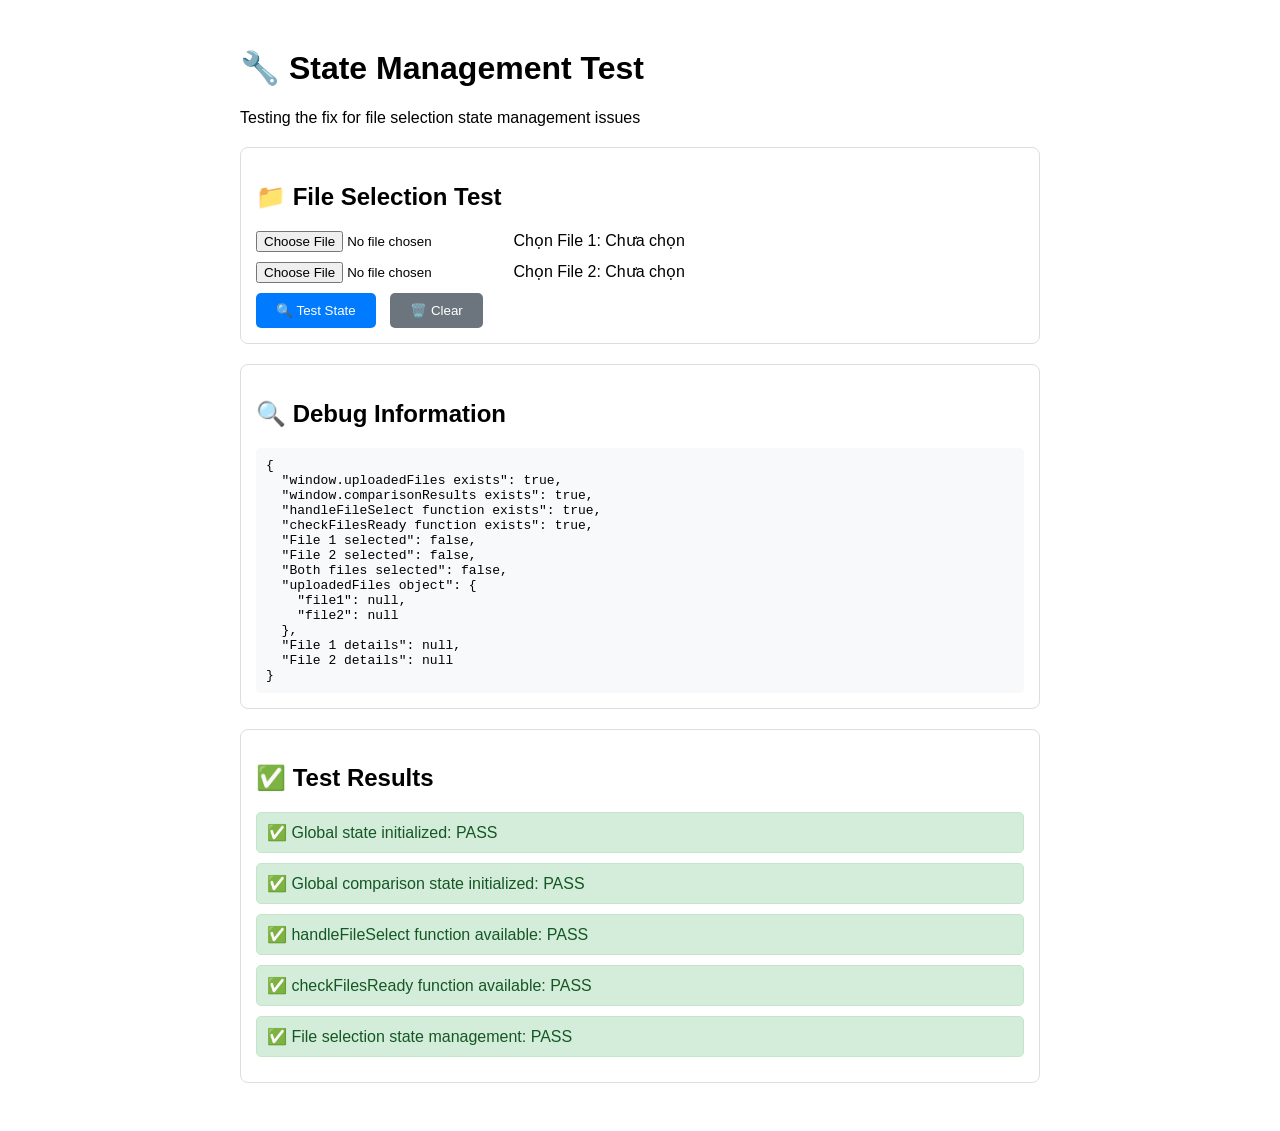
<file: frontend/state_test.html>
<!DOCTYPE html>
<html lang="vi">
<head>
    <meta charset="UTF-8">
    <meta name="viewport" content="width=device-width, initial-scale=1.0">
    <title>🔧 State Management Test</title>
    <style>
        body { font-family: -apple-system, BlinkMacSystemFont, 'Segoe UI', Roboto, sans-serif; padding: 20px; }
        .test-container { max-width: 800px; margin: 0 auto; }
        .test-section { margin: 20px 0; padding: 15px; border: 1px solid #ddd; border-radius: 8px; }
        .status { padding: 10px; margin: 10px 0; border-radius: 5px; }
        .status.success { background: #d4edda; border: 1px solid #c3e6cb; color: #155724; }
        .status.error { background: #f8d7da; border: 1px solid #f5c6cb; color: #721c24; }
        .debug-info { background: #f8f9fa; padding: 10px; border-radius: 5px; font-family: monospace; white-space: pre-wrap; }
    </style>
</head>
<body>
    <div class="test-container">
        <h1>🔧 State Management Test</h1>
        <p>Testing the fix for file selection state management issues</p>
        
        <div class="test-section">
            <h2>📁 File Selection Test</h2>
            
            <!-- File 1 -->
            <div style="margin: 10px 0;">
                <input type="file" id="file1" accept=".xlsx,.pdf,.csv" onchange="selectFile(1, this)">
                <label for="file1">Chọn File 1:</label>
                <span id="file1-status">Chưa chọn</span>
            </div>
            
            <!-- File 2 -->
            <div style="margin: 10px 0;">
                <input type="file" id="file2" accept=".xlsx,.pdf,.csv" onchange="selectFile(2, this)">
                <label for="file2">Chọn File 2:</label>
                <span id="file2-status">Chưa chọn</span>
            </div>
            
            <button onclick="testState()" style="padding: 10px 20px; background: #007bff; color: white; border: none; border-radius: 5px;">
                🔍 Test State
            </button>
            
            <button onclick="clearFiles()" style="padding: 10px 20px; background: #6c757d; color: white; border: none; border-radius: 5px; margin-left: 10px;">
                🗑️ Clear
            </button>
        </div>
        
        <div class="test-section">
            <h2>🔍 Debug Information</h2>
            <div id="debugInfo" class="debug-info">
                Debug information will appear here...
            </div>
        </div>
        
        <div class="test-section">
            <h2>✅ Test Results</h2>
            <div id="testResults"></div>
        </div>
    </div>

    <!-- Scripts loaded in same order as main app -->
    <script src="scripts/main.js"></script>
    <script src="scripts/api_integration.js"></script>
    
    <script>
        function selectFile(fileNumber, input) {
            const file = input.files[0];
            if (file) {
                // This should use handleFileSelect from main.js
                if (typeof handleFileSelect === 'function') {
                    handleFileSelect(fileNumber, input);
                } else {
                    // Fallback if main.js not loaded
                    window.uploadedFiles[`file${fileNumber}`] = file;
                }
                
                document.getElementById(`file${fileNumber}-status`).textContent = 
                    `✅ ${file.name} (${(file.size / 1024 / 1024).toFixed(2)} MB)`;
            }
        }
        
        function testState() {
            const debugDiv = document.getElementById('debugInfo');
            const resultsDiv = document.getElementById('testResults');
            
            // Test 1: Check if window.uploadedFiles exists
            const hasGlobalState = typeof window.uploadedFiles !== 'undefined';
            const hasGlobalComparison = typeof window.comparisonResults !== 'undefined';
            
            // Test 2: Check file states
            const file1Selected = window.uploadedFiles?.file1 !== null;
            const file2Selected = window.uploadedFiles?.file2 !== null;
            const bothSelected = file1Selected && file2Selected;
            
            // Test 3: Check if handleFileSelect function exists
            const hasHandleFileSelect = typeof handleFileSelect === 'function';
            
            // Test 4: Check if checkFilesReady function exists
            const hasCheckFilesReady = typeof checkFilesReady === 'function';
            
            // Debug info
            const debugInfo = {
                'window.uploadedFiles exists': hasGlobalState,
                'window.comparisonResults exists': hasGlobalComparison,
                'handleFileSelect function exists': hasHandleFileSelect,
                'checkFilesReady function exists': hasCheckFilesReady,
                'File 1 selected': file1Selected,
                'File 2 selected': file2Selected,
                'Both files selected': bothSelected,
                'uploadedFiles object': window.uploadedFiles,
                'File 1 details': window.uploadedFiles?.file1 ? {
                    name: window.uploadedFiles.file1.name,
                    size: window.uploadedFiles.file1.size,
                    type: window.uploadedFiles.file1.type
                } : null,
                'File 2 details': window.uploadedFiles?.file2 ? {
                    name: window.uploadedFiles.file2.name,
                    size: window.uploadedFiles.file2.size,
                    type: window.uploadedFiles.file2.type
                } : null
            };
            
            debugDiv.textContent = JSON.stringify(debugInfo, null, 2);
            
            // Test results
            let resultsHTML = '';
            const tests = [
                { name: 'Global state initialized', passed: hasGlobalState },
                { name: 'Global comparison state initialized', passed: hasGlobalComparison },
                { name: 'handleFileSelect function available', passed: hasHandleFileSelect },
                { name: 'checkFilesReady function available', passed: hasCheckFilesReady },
                { name: 'File selection state management', passed: bothSelected || (!file1Selected && !file2Selected) }
            ];
            
            tests.forEach(test => {
                const statusClass = test.passed ? 'success' : 'error';
                const statusIcon = test.passed ? '✅' : '❌';
                resultsHTML += `<div class="status ${statusClass}">${statusIcon} ${test.name}: ${test.passed ? 'PASS' : 'FAIL'}</div>`;
            });
            
            // Test state synchronization
            if (bothSelected) {
                // Trigger checkFilesReady to test button enable
                if (hasCheckFilesReady) {
                    checkFilesReady();
                    resultsHTML += `<div class="status success">✅ State synchronization: Button should be enabled</div>`;
                } else {
                    resultsHTML += `<div class="status error">❌ State synchronization: checkFilesReady not available</div>`;
                }
            }
            
            resultsDiv.innerHTML = resultsHTML;
        }
        
        function clearFiles() {
            if (typeof window.uploadedFiles !== 'undefined') {
                window.uploadedFiles.file1 = null;
                window.uploadedFiles.file2 = null;
            }
            
            document.getElementById('file1').value = '';
            document.getElementById('file2').value = '';
            document.getElementById('file1-status').textContent = 'Chưa chọn';
            document.getElementById('file2-status').textContent = 'Chưa chọn';
            
            // Clear debug
            document.getElementById('debugInfo').textContent = 'Debug information will appear here...';
            document.getElementById('testResults').innerHTML = '';
        }
        
        // Auto-test on page load
        document.addEventListener('DOMContentLoaded', function() {
            setTimeout(testState, 1000);
        });
    </script>
</body>
</html>
</file>
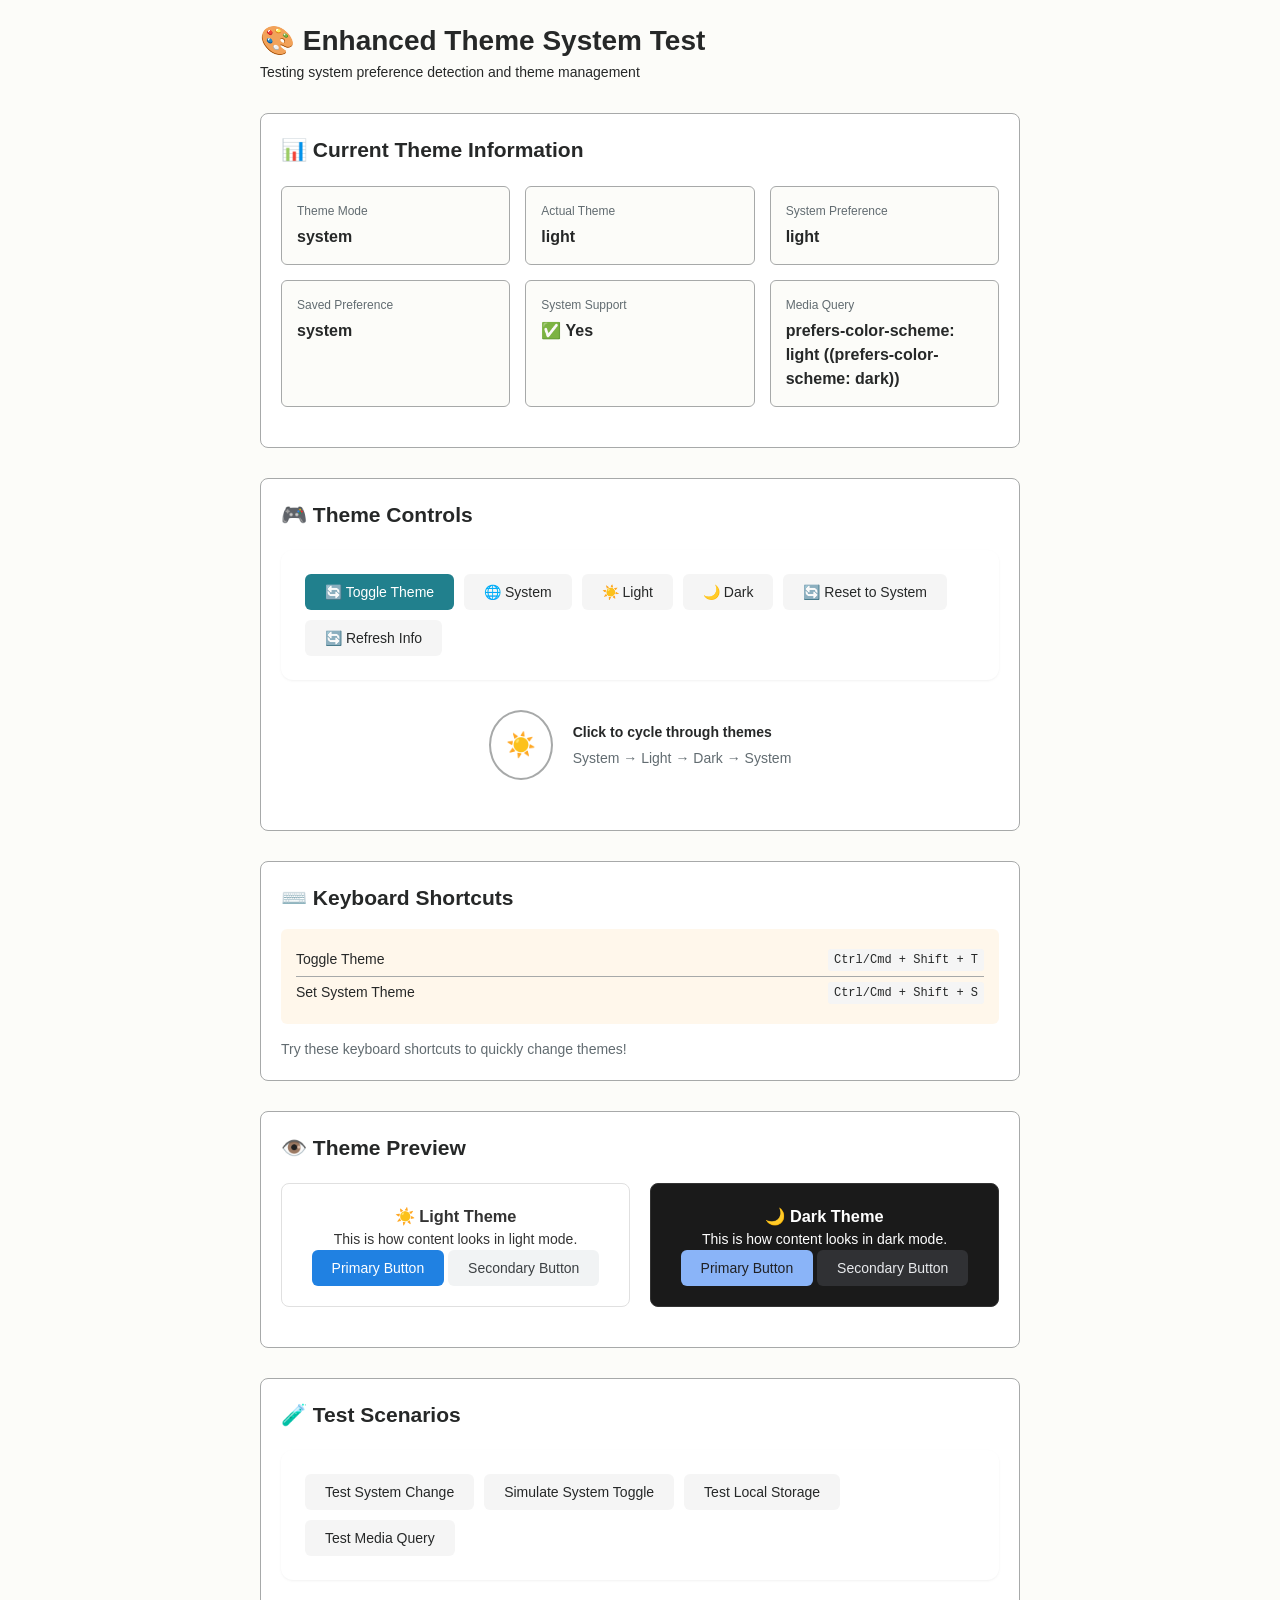
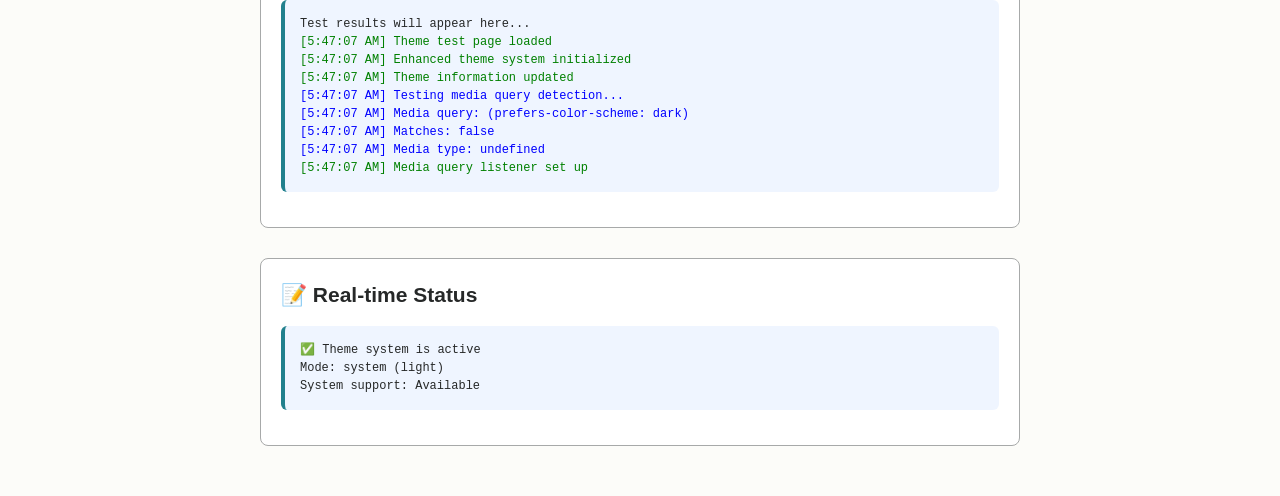
<file: frontend/theme_test.html>
<!DOCTYPE html>
<html lang="vi" data-color-scheme="light">
<head>
    <meta charset="UTF-8">
    <meta name="viewport" content="width=device-width, initial-scale=1.0">
    <title>🎨 Enhanced Theme System Test</title>
    
    <!-- Styles -->
    <link rel="stylesheet" href="styles/main.css">
    <link rel="stylesheet" href="styles/diff.css">
    
    <style>
        .theme-test-container {
            max-width: 800px;
            margin: 0 auto;
            padding: 20px;
            font-family: -apple-system, BlinkMacSystemFont, 'Segoe UI', Roboto, sans-serif;
        }
        
        .test-section {
            margin: 30px 0;
            padding: 20px;
            border-radius: 8px;
            border: 1px solid var(--color-border);
            background: var(--color-surface);
        }
        
        .theme-info {
            display: grid;
            grid-template-columns: repeat(auto-fit, minmax(200px, 1fr));
            gap: 15px;
            margin: 20px 0;
        }
        
        .info-card {
            padding: 15px;
            border-radius: 6px;
            background: var(--color-background);
            border: 1px solid var(--color-border);
        }
        
        .info-label {
            font-size: 12px;
            color: var(--color-text-secondary);
            margin-bottom: 5px;
        }
        
        .info-value {
            font-size: 16px;
            font-weight: 600;
            color: var(--color-text);
        }
        
        .control-panel {
            display: flex;
            gap: 10px;
            flex-wrap: wrap;
            margin: 20px 0;
        }
        
        .btn {
            padding: 10px 20px;
            border: none;
            border-radius: 6px;
            cursor: pointer;
            font-size: 14px;
            transition: all 0.2s ease;
        }
        
        .btn-primary {
            background: var(--color-primary);
            color: var(--color-text-inverse);
        }
        
        .btn-primary:hover {
            background: var(--color-primary-hover);
        }
        
        .btn-secondary {
            background: var(--color-secondary);
            color: var(--color-text);
        }
        
        .btn-secondary:hover {
            background: var(--color-secondary-hover);
        }
        
        .status-display {
            padding: 15px;
            border-radius: 6px;
            background: var(--color-bg-1);
            border-left: 4px solid var(--color-primary);
            margin: 15px 0;
            font-family: monospace;
            font-size: 12px;
        }
        
        .keyboard-shortcuts {
            background: var(--color-bg-2);
            padding: 15px;
            border-radius: 6px;
            margin: 15px 0;
        }
        
        .shortcut {
            display: flex;
            justify-content: space-between;
            padding: 5px 0;
            border-bottom: 1px solid var(--color-border);
        }
        
        .shortcut:last-child {
            border-bottom: none;
        }
        
        .shortcut-key {
            font-family: monospace;
            background: var(--color-secondary);
            padding: 2px 6px;
            border-radius: 3px;
            font-size: 12px;
        }
        
        .theme-preview {
            display: grid;
            grid-template-columns: 1fr 1fr;
            gap: 20px;
            margin: 20px 0;
        }
        
        .preview-card {
            padding: 20px;
            border-radius: 8px;
            text-align: center;
        }
        
        .preview-light {
            background: #ffffff;
            color: #333333;
            border: 1px solid #e0e0e0;
        }
        
        .preview-dark {
            background: #1a1a1a;
            color: #ffffff;
            border: 1px solid #333333;
        }
        
        .theme-toggle-demo {
            display: flex;
            align-items: center;
            justify-content: center;
            gap: 20px;
            margin: 30px 0;
        }
        
        .toggle-btn {
            font-size: 24px;
            padding: 15px;
            border: 2px solid var(--color-border);
            border-radius: 50%;
            background: var(--color-surface);
            color: var(--color-text);
            cursor: pointer;
            transition: all 0.3s ease;
            min-width: 60px;
            min-height: 60px;
            display: flex;
            align-items: center;
            justify-content: center;
        }
        
        .toggle-btn:hover {
            transform: scale(1.1);
            border-color: var(--color-primary);
        }
        
        .toggle-btn:active {
            transform: scale(0.95);
        }
    </style>
</head>
<body>
    <div class="theme-test-container">
        <header>
            <h1>🎨 Enhanced Theme System Test</h1>
            <p>Testing system preference detection and theme management</p>
        </header>

        <!-- Theme Information Display -->
        <div class="test-section">
            <h2>📊 Current Theme Information</h2>
            <div class="theme-info" id="themeInfo">
                <div class="info-card">
                    <div class="info-label">Theme Mode</div>
                    <div class="info-value" id="currentMode">Loading...</div>
                </div>
                <div class="info-card">
                    <div class="info-label">Actual Theme</div>
                    <div class="info-value" id="actualTheme">Loading...</div>
                </div>
                <div class="info-card">
                    <div class="info-label">System Preference</div>
                    <div class="info-value" id="systemPreference">Loading...</div>
                </div>
                <div class="info-card">
                    <div class="info-label">Saved Preference</div>
                    <div class="info-value" id="savedPreference">Loading...</div>
                </div>
                <div class="info-card">
                    <div class="info-label">System Support</div>
                    <div class="info-value" id="systemSupport">Loading...</div>
                </div>
                <div class="info-card">
                    <div class="info-label">Media Query</div>
                    <div class="info-value" id="mediaQuery">Loading...</div>
                </div>
            </div>
        </div>

        <!-- Theme Controls -->
        <div class="test-section">
            <h2>🎮 Theme Controls</h2>
            <div class="control-panel">
                <button class="btn btn-primary" onclick="toggleTheme()">🔄 Toggle Theme</button>
                <button class="btn btn-secondary" onclick="setThemeMode('system')">🌐 System</button>
                <button class="btn btn-secondary" onclick="setThemeMode('light')">☀️ Light</button>
                <button class="btn btn-secondary" onclick="setThemeMode('dark')">🌙 Dark</button>
                <button class="btn btn-secondary" onclick="resetTheme()">🔄 Reset to System</button>
                <button class="btn btn-secondary" onclick="refreshThemeInfo()">🔄 Refresh Info</button>
            </div>
            
            <div class="theme-toggle-demo">
                <div class="toggle-btn" onclick="toggleTheme()" id="demoToggle">☀️</div>
                <div>
                    <div style="font-weight: 600;">Click to cycle through themes</div>
                    <div style="font-size: 14px; color: var(--color-text-secondary); margin-top: 5px;">System → Light → Dark → System</div>
                </div>
            </div>
        </div>

        <!-- Keyboard Shortcuts -->
        <div class="test-section">
            <h2>⌨️ Keyboard Shortcuts</h2>
            <div class="keyboard-shortcuts">
                <div class="shortcut">
                    <span>Toggle Theme</span>
                    <span class="shortcut-key">Ctrl/Cmd + Shift + T</span>
                </div>
                <div class="shortcut">
                    <span>Set System Theme</span>
                    <span class="shortcut-key">Ctrl/Cmd + Shift + S</span>
                </div>
            </div>
            <p style="margin-top: 10px; color: var(--color-text-secondary);">
                Try these keyboard shortcuts to quickly change themes!
            </p>
        </div>

        <!-- Theme Preview -->
        <div class="test-section">
            <h2>👁️ Theme Preview</h2>
            <div class="theme-preview">
                <div class="preview-card preview-light">
                    <h3>☀️ Light Theme</h3>
                    <p>This is how content looks in light mode.</p>
                    <button class="btn btn-primary" style="background: #2081e2; color: white;">Primary Button</button>
                    <button class="btn btn-secondary" style="background: #f1f3f4; color: #3c4043;">Secondary Button</button>
                </div>
                <div class="preview-card preview-dark">
                    <h3>🌙 Dark Theme</h3>
                    <p>This is how content looks in dark mode.</p>
                    <button class="btn btn-primary" style="background: #8ab4f8; color: #202124;">Primary Button</button>
                    <button class="btn btn-secondary" style="background: #303134; color: #e8eaed;">Secondary Button</button>
                </div>
            </div>
        </div>

        <!-- Test Scenarios -->
        <div class="test-section">
            <h2>🧪 Test Scenarios</h2>
            <div class="control-panel">
                <button class="btn btn-secondary" onclick="testSystemChange()">Test System Change</button>
                <button class="btn btn-secondary" onclick="simulateSystemChange()">Simulate System Toggle</button>
                <button class="btn btn-secondary" onclick="testLocalStorage()">Test Local Storage</button>
                <button class="btn btn-secondary" onclick="testMediaQuery()">Test Media Query</button>
            </div>
            
            <div id="testResults" class="status-display">
                Test results will appear here...
            </div>
        </div>

        <!-- Status Display -->
        <div class="test-section">
            <h2>📝 Real-time Status</h2>
            <div id="realtimeStatus" class="status-display">
                <div>Theme system is initializing...</div>
            </div>
        </div>
    </div>

    <!-- Load scripts -->
    <script src="scripts/main.js"></script>
    
    <script>
        // Test framework for theme system
        let testResults = [];
        
        function log(message, type = 'info') {
            const timestamp = new Date().toLocaleTimeString();
            const resultsDiv = document.getElementById('testResults');
            const logEntry = document.createElement('div');
            logEntry.innerHTML = `<span style="color: ${type === 'error' ? 'red' : type === 'success' ? 'green' : 'blue'}">[${timestamp}] ${message}</span>`;
            resultsDiv.appendChild(logEntry);
            resultsDiv.scrollTop = resultsDiv.scrollHeight;
            console.log(`[Theme Test] ${message}`);
        }
        
        function updateThemeInfo() {
            if (typeof getThemeInfo === 'function') {
                const info = getThemeInfo();
                document.getElementById('currentMode').textContent = info.currentMode;
                document.getElementById('actualTheme').textContent = info.actualTheme;
                document.getElementById('systemPreference').textContent = info.systemPreference;
                document.getElementById('savedPreference').textContent = info.savedPreference;
                document.getElementById('systemSupport').textContent = info.supportsSystem ? '✅ Yes' : '❌ No';
                
                // Get media query info
                const mediaQuery = window.matchMedia('(prefers-color-scheme: dark)');
                document.getElementById('mediaQuery').textContent = 
                    `prefers-color-scheme: ${mediaQuery.matches ? 'dark' : 'light'} (${mediaQuery.media})`;
                
                // Update demo toggle button
                const demoToggle = document.getElementById('demoToggle');
                if (demoToggle && typeof updateThemeUI === 'function') {
                    updateThemeUI();
                }
                
                log('Theme information updated', 'success');
            }
        }
        
        function setThemeMode(mode) {
            if (typeof setThemeMode === 'function') {
                setThemeMode(mode);
                updateThemeUI();
                saveThemePreference(mode);
                log(`Theme mode set to: ${mode}`, 'success');
                updateThemeInfo();
            }
        }
        
        function resetTheme() {
            if (typeof resetThemeToSystem === 'function') {
                resetThemeToSystem();
                log('Theme reset to system preference', 'success');
                updateThemeInfo();
            }
        }
        
        function testSystemChange() {
            log('Testing system change detection...', 'info');
            
            if (typeof setupSystemThemeListener === 'function') {
                setupSystemThemeListener();
                log('System change listener set up', 'success');
                
                // Simulate listening for changes
                setTimeout(() => {
                    log('System change listener is active. Try changing your system theme!', 'info');
                }, 1000);
            }
        }
        
        function simulateSystemChange() {
            log('Simulating system theme change...', 'info');
            
            // Add a visual indicator that simulation is running
            const statusDiv = document.getElementById('realtimeStatus');
            statusDiv.innerHTML = '<div>🔄 Simulating system theme change...</div>';
            
            // Toggle between light and dark
            const html = document.documentElement;
            const currentTheme = html.getAttribute('data-color-scheme');
            const newTheme = currentTheme === 'dark' ? 'light' : 'dark';
            
            html.setAttribute('data-color-scheme', newTheme);
            log(`Simulated theme change: ${currentTheme} → ${newTheme}`, 'success');
            
            setTimeout(() => {
                statusDiv.innerHTML = '<div>✅ Simulation complete. Theme now follows: ' + newTheme + '</div>';
                updateThemeInfo();
            }, 500);
        }
        
        function testLocalStorage() {
            log('Testing local storage functionality...', 'info');
            
            try {
                // Test saving
                const testModes = ['system', 'light', 'dark'];
                testModes.forEach(mode => {
                    if (typeof saveThemePreference === 'function') {
                        saveThemePreference(mode);
                        log(`Saved preference: ${mode}`, 'success');
                    }
                });
                
                // Test loading
                if (typeof loadThemePreference === 'function') {
                    const loaded = loadThemePreference();
                    log(`Loaded preference: ${loaded}`, 'success');
                }
                
                // Clean up
                if (typeof saveThemePreference === 'function') {
                    saveThemePreference('system');
                }
                
                log('Local storage test completed', 'success');
                
            } catch (error) {
                log(`Local storage test failed: ${error.message}`, 'error');
            }
        }
        
        function testMediaQuery() {
            log('Testing media query detection...', 'info');
            
            const mediaQuery = window.matchMedia('(prefers-color-scheme: dark)');
            
            log(`Media query: ${mediaQuery.media}`, 'info');
            log(`Matches: ${mediaQuery.matches}`, 'info');
            log(`Media type: ${mediaQuery.type}`, 'info');
            
            // Test event listener
            mediaQuery.addEventListener('change', (e) => {
                log(`Media query changed: ${e.matches ? 'dark' : 'light'}`, 'success');
                document.getElementById('realtimeStatus').innerHTML = 
                    `<div>✅ System theme changed to: ${e.matches ? 'dark' : 'light'}</div>`;
            });
            
            log('Media query listener set up', 'success');
        }
        
        function refreshThemeInfo() {
            updateThemeInfo();
            log('Theme information refreshed', 'success');
        }
        
        // Initialize on page load
        document.addEventListener('DOMContentLoaded', function() {
            setTimeout(() => {
                log('Theme test page loaded', 'success');
                
                if (typeof enhancedInitTheme === 'function') {
                    enhancedInitTheme();
                    log('Enhanced theme system initialized', 'success');
                }
                
                updateThemeInfo();
                
                // Update real-time status
                const statusDiv = document.getElementById('realtimeStatus');
                if (typeof getThemeInfo === 'function') {
                    const info = getThemeInfo();
                    statusDiv.innerHTML = `
                        <div>✅ Theme system is active</div>
                        <div>Mode: ${info.currentMode} (${info.actualTheme})</div>
                        <div>System support: ${info.supportsSystem ? 'Available' : 'Not available'}</div>
                    `;
                }
                
                // Start monitoring theme changes
                testMediaQuery();
                
            }, 100);
        });
        
        // Make functions globally available
        window.testSystemChange = testSystemChange;
        window.simulateSystemChange = simulateSystemChange;
        window.testLocalStorage = testLocalStorage;
        window.testMediaQuery = testMediaQuery;
        window.updateThemeInfo = updateThemeInfo;
        window.setThemeMode = setThemeMode;
        window.resetTheme = resetTheme;
    </script>
</body>
</html>
</file>
<file: frontend/styles/main.css>
/* Main Stylesheet for File Comparison System */

/* Animations */
@keyframes slideIn {
    from {
        transform: translateX(100%);
        opacity: 0;
    }
    to {
        transform: translateX(0);
        opacity: 1;
    }
}

@keyframes slideOut {
    from {
        transform: translateX(0);
        opacity: 1;
    }
    to {
        transform: translateX(100%);
        opacity: 0;
    }
}

/* CSS Variables */
:root {
    /* Primitive Color Tokens */
    --color-white: rgba(255, 255, 255, 1);
    --color-black: rgba(0, 0, 0, 1);
    --color-cream-50: rgba(252, 252, 249, 1);
    --color-cream-100: rgba(255, 255, 253, 1);
    --color-gray-200: rgba(245, 245, 245, 1);
    --color-gray-300: rgba(167, 169, 169, 1);
    --color-gray-400: rgba(119, 124, 124, 1);
    --color-slate-500: rgba(98, 108, 113, 1);
    --color-brown-600: rgba(94, 82, 64, 1);
    --color-charcoal-700: rgba(31, 33, 33, 1);
    --color-charcoal-800: rgba(38, 40, 40, 1);
    --color-slate-900: rgba(19, 52, 59, 1);
    --color-teal-300: rgba(50, 184, 198, 1);
    --color-teal-400: rgba(45, 166, 178, 1);
    --color-teal-500: rgba(33, 128, 141, 1);
    --color-teal-600: rgba(29, 116, 128, 1);
    --color-teal-700: rgba(26, 104, 115, 1);
    --color-teal-800: rgba(41, 150, 161, 1);
    --color-red-400: rgba(255, 84, 89, 1);
    --color-red-500: rgba(192, 21, 47, 1);
    --color-orange-400: rgba(230, 129, 97, 1);
    --color-orange-500: rgba(168, 75, 47, 1);

    /* RGB versions for opacity control */
    --color-brown-600-rgb: 94, 82, 64;
    --color-teal-500-rgb: 33, 128, 141;
    --color-slate-900-rgb: 19, 52, 59;
    --color-slate-500-rgb: 98, 108, 113;
    --color-red-500-rgb: 192, 21, 47;
    --color-red-400-rgb: 255, 84, 89;
    --color-orange-500-rgb: 168, 75, 47;
    --color-orange-400-rgb: 230, 129, 97;

    /* Background color tokens (Light Mode) */
    --color-bg-1: rgba(59, 130, 246, 0.08);
    --color-bg-2: rgba(245, 158, 11, 0.08);
    --color-bg-3: rgba(34, 197, 94, 0.08);
    --color-bg-4: rgba(239, 68, 68, 0.08);
    --color-bg-5: rgba(147, 51, 234, 0.08);
    --color-bg-6: rgba(249, 115, 22, 0.08);
    --color-bg-7: rgba(236, 72, 153, 0.08);
    --color-bg-8: rgba(6, 182, 212, 0.08);

    /* Semantic Color Tokens (Light Mode) */
    --color-background: var(--color-cream-50);
    --color-surface: var(--color-cream-100);
    --color-text: var(--color-slate-900);
    --color-text-secondary: var(--color-slate-500);
    --color-primary: var(--color-teal-500);
    --color-primary-hover: var(--color-teal-600);
    --color-primary-active: var(--color-teal-700);
    --color-secondary: rgba(var(--color-brown-600-rgb), 0.12);
    --color-secondary-hover: rgba(var(--color-brown-600-rgb), 0.2);
    --color-secondary-active: rgba(var(--color-brown-600-rgb), 0.25);
    --color-border: rgba(var(--color-brown-600-rgb), 0.2);
    --color-btn-primary-text: var(--color-cream-50);
    --color-card-border: rgba(var(--color-brown-600-rgb), 0.12);
    --color-card-border-inner: rgba(var(--color-brown-600-rgb), 0.12);
    --color-error: var(--color-red-500);
    --color-success: var(--color-teal-500);
    --color-warning: var(--color-orange-500);
    --color-info: var(--color-slate-500);
    --color-focus-ring: rgba(var(--color-teal-500-rgb), 0.4);
    --color-select-caret: rgba(var(--color-slate-900-rgb), 0.8);

    /* Common style patterns */
    --focus-ring: 0 0 0 3px var(--color-focus-ring);
    --focus-outline: 2px solid var(--color-primary);
    --status-bg-opacity: 0.15;
    --status-border-opacity: 0.25;

    /* Typography */
    --font-family-base: "Inter", -apple-system, BlinkMacSystemFont, "Segoe UI", Roboto, sans-serif;
    --font-size-xs: 11px;
    --font-size-sm: 12px;
    --font-size-base: 14px;
    --font-size-md: 14px;
    --font-size-lg: 16px;
    --font-size-xl: 18px;
    --font-size-2xl: 20px;
    --font-size-3xl: 24px;
    --font-size-4xl: 30px;
    --font-weight-normal: 400;
    --font-weight-medium: 500;
    --font-weight-semibold: 550;
    --font-weight-bold: 600;
    --line-height-tight: 1.2;
    --line-height-normal: 1.5;
    --letter-spacing-tight: -0.01em;

    /* Spacing */
    --space-0: 0;
    --space-1: 1px;
    --space-2: 2px;
    --space-4: 4px;
    --space-6: 6px;
    --space-8: 8px;
    --space-10: 10px;
    --space-12: 12px;
    --space-16: 16px;
    --space-20: 20px;
    --space-24: 24px;
    --space-32: 32px;

    /* Border Radius */
    --radius-sm: 6px;
    --radius-base: 8px;
    --radius-md: 10px;
    --radius-lg: 12px;
    --radius-full: 9999px;

    /* Shadows */
    --shadow-xs: 0 1px 2px rgba(0, 0, 0, 0.02);
    --shadow-sm: 0 1px 3px rgba(0, 0, 0, 0.04), 0 1px 2px rgba(0, 0, 0, 0.02);
    --shadow-md: 0 4px 6px -1px rgba(0, 0, 0, 0.04), 0 2px 4px -1px rgba(0, 0, 0, 0.02);
    --shadow-lg: 0 10px 15px -3px rgba(0, 0, 0, 0.04), 0 4px 6px -2px rgba(0, 0, 0, 0.02);

    /* Animation */
    --duration-fast: 150ms;
    --duration-normal: 250ms;
    --ease-standard: cubic-bezier(0.16, 1, 0.3, 1);
}

/* Enhanced Theme System */

/* Default (system) theme - will be overridden by JavaScript */
html {
    --current-theme: system;
}

/* Light theme colors */
html[data-color-scheme="light"],
html[data-theme-mode="light"] {
    --color-background: var(--color-cream-50);
    --color-surface: var(--color-white);
    --color-text: var(--color-charcoal-800);
    --color-text-secondary: var(--color-slate-500);
    --color-primary: var(--color-teal-500);
    --color-primary-hover: var(--color-teal-600);
    --color-primary-active: var(--color-teal-700);
    --color-secondary: var(--color-gray-200);
    --color-secondary-hover: var(--color-gray-300);
    --color-secondary-active: var(--color-gray-400);
    --color-border: var(--color-gray-300);
    --color-border-light: var(--color-gray-200);
    --color-success: var(--color-teal-600);
    --color-warning: var(--color-orange-500);
    --color-error: var(--color-red-500);
    --color-info: var(--color-teal-300);
    --color-text-inverse: var(--color-white);
}

/* Dark theme colors - Enhanced for better visibility */
html[data-color-scheme="dark"],
html[data-theme-mode="dark"] {
    /* Enhanced color definitions for better dark mode visibility */
    --color-gray-400-rgb: 156, 163, 175;
    --color-teal-300-rgb: 94, 234, 212;
    --color-gray-300-rgb: 209, 213, 219;
    --color-gray-200-rgb: 229, 231, 235;

    /* Background colors - softer on eyes */
    --color-bg-1: rgba(59, 130, 246, 0.12);
    --color-bg-2: rgba(245, 158, 11, 0.12);
    --color-bg-3: rgba(34, 197, 94, 0.12);
    --color-bg-4: rgba(239, 68, 68, 0.12);
    --color-bg-5: rgba(168, 85, 247, 0.12);
    --color-bg-6: rgba(251, 146, 60, 0.12);
    --color-bg-7: rgba(236, 72, 153, 0.12);
    --color-bg-8: rgba(14, 165, 233, 0.12);

    /* Enhanced background colors - more contrast and better readability */
    --color-background: #0f172a;  /* Deep slate blue */
    --color-surface: #1e293b;     /* Lighter slate */
    --color-surface-alt: #334155; /* For cards and panels */
    --color-text: #f1f5f9;       /* Brighter text for readability */
    --color-text-secondary: #94a3b8; /* Better contrast secondary text */
    --color-text-muted: #64748b; /* Muted text */
    
    /* Enhanced primary colors - more vibrant in dark mode */
    --color-primary: #94a3b8;     /* Softer, easier on eyes */
    --color-primary-hover: #cbd5e1;
    --color-primary-active: #64748b;
    
    /* Enhanced secondary colors with better contrast */
    --color-secondary: rgba(148, 163, 184, 0.12);
    --color-secondary-hover: rgba(148, 163, 184, 0.18);
    --color-secondary-active: rgba(148, 163, 184, 0.24);
    
    /* Enhanced borders - more visible */
    --color-border: rgba(148, 163, 184, 0.2);
    --color-border-light: rgba(148, 163, 184, 0.1);
    --color-border-strong: rgba(148, 163, 184, 0.3);
    
    /* Enhanced status colors - more vibrant in dark mode */
    --color-success: #10b981;     /* Bright green */
    --color-warning: #f59e0b;     /* Bright amber */
    --color-error: #ef4444;       /* Bright red */
    --color-info: #3b82f6;        /* Bright blue */
    --color-text-inverse: #0f172a; /* Dark text for light elements */
    
    /* Shadow and depth */
    --color-shadow: rgba(0, 0, 0, 0.3);
    --color-shadow-light: rgba(0, 0, 0, 0.1);
}

/* System theme indicator styles */
html[data-theme-mode="system"] .theme-toggle::after {
    content: " (System)";
    font-size: 10px;
    opacity: 0.7;
    margin-left: 4px;
}

/* Theme transition support */
* {
    transition: background-color 0.3s ease, color 0.3s ease, border-color 0.3s ease, box-shadow 0.3s ease;
}

/* Improved theme toggle button */
.theme-toggle {
    position: relative;
    overflow: hidden;
}

.theme-toggle::before {
    content: "";
    position: absolute;
    top: 50%;
    left: 50%;
    width: 0;
    height: 0;
    border-radius: 50%;
    background: rgba(255, 255, 255, 0.3);
    transform: translate(-50%, -50%);
    transition: width 0.6s ease, height 0.6s ease;
}

.theme-toggle:active::before {
    width: 100px;
    height: 100px;
}

/* High contrast mode support */
@media (prefers-contrast: high) {
    html[data-color-scheme="light"] {
        --color-border: #000000;
        --color-text-secondary: #333333;
    }
    
    html[data-color-scheme="dark"] {
        --color-border: #ffffff;
        --color-text-secondary: #cccccc;
    }
}

/* Reduce motion support */
@media (prefers-reduced-motion: reduce) {
    *,
    *::before,
    *::after {
        transition: none !important;
        animation: none !important;
    }
}

/* Enhanced Dark Mode Specific Improvements */
html[data-color-scheme="dark"] {
    /* Enhanced background with subtle gradient */
    background-image: 
        radial-gradient(circle at 20% 80%, rgba(59, 130, 246, 0.05) 0%, transparent 50%),
        radial-gradient(circle at 80% 20%, rgba(139, 92, 246, 0.05) 0%, transparent 50%),
        radial-gradient(circle at 40% 40%, rgba(236, 72, 153, 0.03) 0%, transparent 50%);
}

/* Enhanced text readability in dark mode */
html[data-color-scheme="dark"] body {
    color: var(--color-text);
    text-rendering: optimizeLegibility;
    -webkit-font-smoothing: antialiased;
    -moz-osx-font-smoothing: grayscale;
}

/* Enhanced links in dark mode */
html[data-color-scheme="dark"] a {
    color: var(--color-primary);
    text-decoration: none;
    transition: color var(--duration-fast) var(--ease-standard);
}

html[data-color-scheme="dark"] a:hover {
    color: var(--color-primary-hover);
    text-decoration: underline;
}

/* Enhanced headers in dark mode */
html[data-color-scheme="dark"] h1,
html[data-color-scheme="dark"] h2,
html[data-color-scheme="dark"] h3,
html[data-color-scheme="dark"] h4,
html[data-color-scheme="dark"] h5,
html[data-color-scheme="dark"] h6 {
    color: var(--color-text);
    font-weight: 600;
}

/* Enhanced code blocks in dark mode */
html[data-color-scheme="dark"] code,
html[data-color-scheme="dark"] pre {
    background: var(--color-surface-alt);
    color: var(--color-text);
    border: 1px solid var(--color-border-strong);
    border-radius: var(--radius-base);
    padding: var(--space-4) var(--space-8);
}

/* Enhanced tables in dark mode */
html[data-color-scheme="dark"] table {
    color: var(--color-text);
    border-collapse: collapse;
}

html[data-color-scheme="dark"] th,
html[data-color-scheme="dark"] td {
    border: 1px solid var(--color-border);
    padding: var(--space-8);
}

html[data-color-scheme="dark"] th {
    background: var(--color-surface-alt);
    font-weight: 600;
}

/* Enhanced cards and panels in dark mode */
html[data-color-scheme="dark"] .card,
html[data-color-scheme="dark"] .panel {
    background: var(--color-surface-alt);
    border: 1px solid var(--color-border-strong);
    border-radius: var(--radius-lg);
    box-shadow: 0 4px 6px rgba(0, 0, 0, 0.3);
}

/* Enhanced focus states in dark mode */
html[data-color-scheme="dark"] *:focus {
    outline: 2px solid var(--color-primary);
    outline-offset: 2px;
}

/* Enhanced scrollbars for dark mode */
html[data-color-scheme="dark"] ::-webkit-scrollbar {
    width: 12px;
    height: 12px;
}

html[data-color-scheme="dark"] ::-webkit-scrollbar-track {
    background: var(--color-surface-alt);
    border-radius: 6px;
}

html[data-color-scheme="dark"] ::-webkit-scrollbar-thumb {
    background: var(--color-border-strong);
    border-radius: 6px;
    border: 2px solid var(--color-surface-alt);
}

html[data-color-scheme="dark"] ::-webkit-scrollbar-thumb:hover {
    background: var(--color-primary);
}

/* Enhanced tooltips for dark mode */
html[data-color-scheme="dark"] .tooltip {
    background: var(--color-surface-alt);
    color: var(--color-text);
    border: 1px solid var(--color-border-strong);
    box-shadow: 0 4px 6px rgba(0, 0, 0, 0.3);
}

/* Enhanced status messages for dark mode */
html[data-color-scheme="dark"] .success-message {
    background: rgba(16, 185, 129, 0.1);
    border: 1px solid rgba(16, 185, 129, 0.2);
    color: var(--color-success);
}

html[data-color-scheme="dark"] .error-message {
    background: rgba(239, 68, 68, 0.1);
    border: 1px solid rgba(239, 68, 68, 0.2);
    color: var(--color-error);
}

html[data-color-scheme="dark"] .warning-message {
    background: rgba(245, 158, 11, 0.1);
    border: 1px solid rgba(245, 158, 11, 0.2);
    color: var(--color-warning);
}

html[data-color-scheme="dark"] .info-message {
    background: rgba(59, 130, 246, 0.1);
    border: 1px solid rgba(59, 130, 246, 0.2);
    color: var(--color-info);
}

/* Base styles */
* {
    margin: 0;
    padding: 0;
    box-sizing: border-box;
}

body {
    font-family: var(--font-family-base);
    background-color: var(--color-background);
    color: var(--color-text);
    line-height: var(--line-height-normal);
    font-size: var(--font-size-base);
}

.container {
    max-width: 1200px;
    margin: 0 auto;
    padding: 0 var(--space-16);
}

/* Header */
.header {
    background: var(--color-surface);
    border-bottom: 1px solid var(--color-border);
    padding: var(--space-16) 0;
    margin-bottom: var(--space-32);
}

.header-content {
    display: flex;
    align-items: center;
    gap: var(--space-16);
}

.logo {
    width: 48px;
    height: 48px;
    background: var(--color-primary);
    border-radius: var(--radius-lg);
    display: flex;
    align-items: center;
    justify-content: center;
    color: var(--color-btn-primary-text);
    font-weight: var(--font-weight-bold);
    font-size: var(--font-size-xl);
}

.header-title {
    font-size: var(--font-size-3xl);
    font-weight: var(--font-weight-bold);
    color: var(--color-text);
}

.theme-toggle {
    margin-left: auto;
    background: var(--color-secondary);
    border: none;
    padding: var(--space-10) var(--space-12);
    border-radius: var(--radius-base);
    cursor: pointer;
    color: var(--color-text);
    font-size: 18px;
    transition: all var(--duration-fast) var(--ease-standard);
    box-shadow: 0 2px 4px rgba(0, 0, 0, 0.1);
    min-width: 44px;
    min-height: 44px;
    display: flex;
    align-items: center;
    justify-content: center;
}

.theme-toggle:hover {
    background: var(--color-secondary-hover);
    transform: scale(1.05);
    box-shadow: 0 4px 8px rgba(0, 0, 0, 0.15);
}

.theme-toggle:active {
    transform: scale(0.95);
}

/* Enhanced dark mode theme toggle */
html[data-color-scheme="dark"] .theme-toggle {
    background: var(--color-surface-alt);
    border: 1px solid var(--color-border-strong);
    color: var(--color-text);
    box-shadow: 0 2px 4px rgba(0, 0, 0, 0.3);
}

html[data-color-scheme="dark"] .theme-toggle:hover {
    background: rgba(148, 163, 184, 0.2);
    border-color: var(--color-primary);
    color: var(--color-primary);
    box-shadow: 0 4px 8px rgba(0, 0, 0, 0.4);
}

/* Upload Section - Enhanced Dark Mode */
.upload-section {
    display: grid;
    grid-template-columns: 1fr 1fr;
    gap: var(--space-24);
    margin-bottom: var(--space-32);
}

.preview-section {
    display: grid;
    grid-template-columns: repeat(auto-fit, minmax(320px, 1fr));
    gap: var(--space-24);
    margin-bottom: var(--space-32);
}

.preview-panel {
    background: var(--color-surface);
    border: 1px solid var(--color-card-border);
    border-radius: var(--radius-lg);
    padding: var(--space-16);
    box-shadow: var(--shadow-sm);
    display: flex;
    flex-direction: column;
    min-height: 320px;
}

.preview-header {
    display: flex;
    justify-content: space-between;
    align-items: center;
    margin-bottom: var(--space-12);
}

.preview-title {
    display: flex;
    flex-direction: column;
    gap: var(--space-4);
}

.preview-label {
    font-weight: var(--font-weight-semibold);
    color: var(--color-text-secondary);
    font-size: var(--font-size-sm);
    text-transform: uppercase;
    letter-spacing: 0.05em;
}

.preview-name {
    font-size: var(--font-size-lg);
    color: var(--color-text);
}

.preview-status {
    font-size: var(--font-size-sm);
    color: var(--color-text-secondary);
    padding: var(--space-4) var(--space-8);
    border-radius: var(--radius-base);
    background: var(--color-secondary);
}

.preview-status.loading {
    color: var(--color-warning);
    background: rgba(var(--color-orange-400-rgb), 0.16);
}

.preview-status.success {
    color: var(--color-success);
    background: rgba(var(--color-teal-500-rgb), 0.12);
}

.preview-status.error {
    color: var(--color-error);
    background: rgba(var(--color-red-400-rgb), 0.12);
}

.preview-body {
    flex: 1;
    border: 1px dashed var(--color-border);
    border-radius: var(--radius-md);
    padding: var(--space-12);
    background: var(--color-surface);
    overflow: auto;
}

.preview-placeholder {
    color: var(--color-text-secondary);
    text-align: center;
    padding: 30px 20px;
    font-size: var(--font-size-sm);
}

.markdown-preview {
    display: none;
    font-size: var(--font-size-sm);
    line-height: 1.6;
    color: var(--color-text);
    word-break: break-word;
}

.markdown-preview h1,
.markdown-preview h2,
.markdown-preview h3,
.markdown-preview h4,
.markdown-preview h5,
.markdown-preview h6 {
    margin-top: 1.2em;
    margin-bottom: 0.6em;
}

.markdown-preview p {
    margin: 0.6em 0;
}

.markdown-preview table {
    width: 100%;
    border-collapse: collapse;
    margin: 1em 0;
}

.markdown-preview th,
.markdown-preview td {
    border: 1px solid var(--color-border);
    padding: 6px 8px;
    text-align: left;
}

.markdown-preview pre {
    background: rgba(var(--color-slate-500-rgb), 0.12);
    padding: 10px;
    border-radius: var(--radius-base);
    overflow: auto;
}

.markdown-preview code {
    background: rgba(var(--color-slate-500-rgb), 0.12);
    padding: 0 4px;
    border-radius: var(--radius-sm);
}

.upload-area {
    border: 2px dashed var(--color-border);
    border-radius: var(--radius-lg);
    padding: var(--space-32);
    text-align: center;
    background: var(--color-surface);
    transition: all var(--duration-normal) var(--ease-standard);
    cursor: pointer;
    position: relative;
    box-shadow: 0 1px 3px rgba(0, 0, 0, 0.1);
}

/* Enhanced dark mode upload area */
html[data-color-scheme="dark"] .upload-area {
    background: var(--color-surface-alt);
    border-color: var(--color-border-strong);
    box-shadow: 0 4px 6px rgba(0, 0, 0, 0.3);
}

.upload-area:hover {
    border-color: var(--color-primary);
    background: var(--color-bg-1);
    transform: translateY(-2px);
    box-shadow: 0 8px 15px rgba(0, 0, 0, 0.2);
}

html[data-color-scheme="dark"] .upload-area:hover {
    box-shadow: 0 8px 15px rgba(0, 0, 0, 0.4);
    border-color: var(--color-primary-hover);
}

.upload-area.dragover {
    border-color: var(--color-primary);
    background: var(--color-bg-1);
    transform: scale(1.02);
}

html[data-color-scheme="dark"] .upload-area.dragover {
    border-color: var(--color-primary);
    background: rgba(59, 130, 246, 0.1);
    box-shadow: 0 0 20px rgba(59, 130, 246, 0.3);
}

.upload-icon {
    font-size: 48px;
    color: var(--color-text-secondary);
    margin-bottom: var(--space-16);
    transition: color var(--duration-fast) var(--ease-standard);
}

html[data-color-scheme="dark"] .upload-icon {
    color: var(--color-text-muted);
}

.upload-area:hover .upload-icon {
    color: var(--color-primary);
}

.upload-title {
    font-size: var(--font-size-xl);
    font-weight: var(--font-weight-semibold);
    margin-bottom: var(--space-8);
    color: var(--color-text);
}

.upload-subtitle {
    color: var(--color-text-secondary);
    font-size: var(--font-size-sm);
}

html[data-color-scheme="dark"] .upload-subtitle {
    color: var(--color-text-muted);
}

.file-input {
    position: absolute;
    opacity: 0;
    width: 100%;
    height: 100%;
    cursor: pointer;
}

.file-info {
    margin-top: var(--space-12);
    padding: var(--space-8);
    background: var(--color-bg-3);
    border-radius: var(--radius-base);
    font-size: var(--font-size-sm);
    color: var(--color-success);
}

html[data-color-scheme="dark"] .file-info {
    background: rgba(16, 185, 129, 0.1);
    border: 1px solid rgba(16, 185, 129, 0.2);
}

/* Control Panel - Enhanced Dark Mode */
.control-panel {
    background: var(--color-surface);
    border-radius: var(--radius-lg);
    padding: var(--space-24);
    margin-bottom: var(--space-32);
    box-shadow: var(--shadow-sm);
}

html[data-color-scheme="dark"] .control-panel {
    background: var(--color-surface-alt);
    border: 1px solid var(--color-border-strong);
    box-shadow: 0 4px 6px rgba(0, 0, 0, 0.3);
}

.control-row {
    display: flex;
    align-items: center;
    gap: var(--space-16);
    margin-bottom: var(--space-16);
}

.control-row:last-child {
    margin-bottom: 0;
}

.btn {
    display: inline-flex;
    align-items: center;
    justify-content: center;
    padding: var(--space-12) var(--space-24);
    border-radius: var(--radius-base);
    font-size: var(--font-size-base);
    font-weight: var(--font-weight-medium);
    cursor: pointer;
    transition: all var(--duration-normal) var(--ease-standard);
    border: none;
    text-decoration: none;
}

.btn-primary {
    background: var(--color-primary);
    color: var(--color-btn-primary-text);
}

.btn-primary:hover {
    background: var(--color-primary-hover);
}

.btn-primary:disabled {
    opacity: 0.5;
    cursor: not-allowed;
}

.btn-lg {
    padding: var(--space-16) var(--space-32);
    font-size: var(--font-size-lg);
}

.btn-secondary {
    background: var(--color-secondary);
    color: var(--color-text);
    border: 1px solid var(--color-border);
    transition: all var(--duration-fast) var(--ease-standard);
}

.btn-secondary:hover {
    background: var(--color-secondary-hover);
    border-color: var(--color-primary);
    transform: translateY(-1px);
}

/* Enhanced dark mode buttons */
html[data-color-scheme="dark"] .btn-secondary {
    background: var(--color-surface-alt);
    border-color: var(--color-border-strong);
    color: var(--color-text);
}

html[data-color-scheme="dark"] .btn-secondary:hover {
    background: rgba(148, 163, 184, 0.2);
    border-color: var(--color-primary);
    box-shadow: 0 4px 8px rgba(0, 0, 0, 0.2);
}

.form-control {
    padding: var(--space-8) var(--space-12);
    border: 1px solid var(--color-border);
    border-radius: var(--radius-base);
    background: var(--color-surface);
    color: var(--color-text);
    font-size: var(--font-size-base);
    transition: border-color var(--duration-fast) var(--ease-standard), 
                box-shadow var(--duration-fast) var(--ease-standard);
}

/* Enhanced dark mode form controls */
html[data-color-scheme="dark"] .form-control {
    background: var(--color-surface-alt);
    border-color: var(--color-border-strong);
    color: var(--color-text);
}

html[data-color-scheme="dark"] .form-control:focus {
    border-color: var(--color-primary);
    box-shadow: 0 0 0 3px rgba(59, 130, 246, 0.2);
}

html[data-color-scheme="dark"] .form-control::placeholder {
    color: var(--color-text-muted);
}

.checkbox-group {
    display: flex;
    gap: var(--space-16);
    flex-wrap: wrap;
}

.checkbox-item {
    display: flex;
    align-items: center;
    gap: var(--space-8);
}

.checkbox-item input[type="checkbox"] {
    width: 16px;
    height: 16px;
}

/* Results Section */
.results-section {
    display: none;
}

.results-section.show {
    display: block;
}

.stats-grid {
    display: grid;
    grid-template-columns: repeat(auto-fit, minmax(250px, 1fr));
    gap: var(--space-16);
    margin-bottom: var(--space-32);
}

.stat-card {
    background: var(--color-surface);
    border-radius: var(--radius-lg);
    padding: var(--space-20);
    box-shadow: var(--shadow-sm);
    border: 1px solid var(--color-card-border);
}

.stat-value {
    font-size: var(--font-size-3xl);
    font-weight: var(--font-weight-bold);
    margin-bottom: var(--space-8);
}

.stat-label {
    color: var(--color-text-secondary);
    font-size: var(--font-size-sm);
}

.stat-card.success .stat-value {
    color: var(--color-success);
}

.stat-card.error .stat-value {
    color: var(--color-error);
}

.stat-card.warning .stat-value {
    color: var(--color-warning);
}

/* Comparison Table */
.table-container {
    background: var(--color-surface);
    border-radius: var(--radius-lg);
    overflow: hidden;
    box-shadow: var(--shadow-sm);
    margin-bottom: var(--space-32);
}

.table {
    width: 100%;
    border-collapse: collapse;
}

.table th,
.table td {
    padding: var(--space-12);
    text-align: left;
    border-bottom: 1px solid var(--color-card-border-inner);
}

.table th {
    background: var(--color-bg-1);
    font-weight: var(--font-weight-semibold);
    color: var(--color-text);
}

.table tr:hover {
    background: var(--color-bg-2);
}

.table tr.match {
    background: var(--color-bg-3);
}

.table tr.difference {
    background: var(--color-bg-4);
}

.table tr.warning {
    background: var(--color-bg-2);
}

.status-icon {
    display: inline-block;
    width: 20px;
    height: 20px;
    border-radius: 50%;
    text-align: center;
    line-height: 20px;
    font-size: var(--font-size-sm);
    font-weight: var(--font-weight-bold);
    color: white;
}

.status-icon.success {
    background: var(--color-success);
}

.status-icon.error {
    background: var(--color-error);
}

.status-icon.warning {
    background: var(--color-warning);
}

/* Differences Panel */
.differences-panel {
    background: var(--color-surface);
    border-radius: var(--radius-lg);
    padding: var(--space-20);
    box-shadow: var(--shadow-sm);
}

.panel-title {
    font-size: var(--font-size-xl);
    font-weight: var(--font-weight-semibold);
    margin-bottom: var(--space-16);
}

.difference-item {
    padding: var(--space-12);
    border-radius: var(--radius-base);
    margin-bottom: var(--space-8);
    border-left: 4px solid;
}

.difference-item.critical {
    background: var(--color-bg-4);
    border-left-color: var(--color-error);
}

.difference-item.warning {
    background: var(--color-bg-2);
    border-left-color: var(--color-warning);
}

.difference-item.info {
    background: var(--color-bg-1);
    border-left-color: var(--color-info);
}

.difference-title {
    font-weight: var(--font-weight-medium);
    margin-bottom: var(--space-4);
}

.difference-details {
    font-size: var(--font-size-sm);
    color: var(--color-text-secondary);
}

/* Enhanced Difference Display */
.difference-group {
    background: var(--color-surface);
    border-radius: var(--radius-lg);
    margin-bottom: var(--space-16);
    box-shadow: var(--shadow-sm);
    overflow: hidden;
    border-left: 4px solid;
}

.difference-group.critical {
    border-left-color: var(--color-error);
    background: #fef2f2;
}

.difference-group.error {
    border-left-color: var(--color-error);
    background: #fef2f2;
}

.difference-group.warning {
    border-left-color: var(--color-warning);
    background: #fffbeb;
}

.difference-group.info {
    border-left-color: var(--color-info);
    background: #f0f9ff;
}

.difference-header {
    display: flex;
    justify-content: space-between;
    align-items: center;
    padding: var(--space-12) var(--space-16);
    background: var(--color-bg-1);
    border-bottom: 1px solid var(--color-card-border-inner);
}

.difference-row-number {
    font-weight: var(--font-weight-semibold);
    font-size: var(--font-size-base);
    color: var(--color-text);
}

.difference-severity-badge {
    display: flex;
    align-items: center;
    gap: var(--space-4);
    padding: var(--space-4) var(--space-8);
    border-radius: var(--radius-base);
    font-size: var(--font-size-sm);
    font-weight: var(--font-weight-medium);
}

.difference-severity-badge.critical {
    background: var(--color-error);
    color: white;
}

.difference-severity-badge.error {
    background: var(--color-error);
    color: white;
}

.difference-severity-badge.warning {
    background: var(--color-warning);
    color: var(--color-text);
}

.difference-severity-badge.info {
    background: var(--color-info);
    color: white;
}

.difference-content {
    padding: var(--space-16);
}

.field-difference {
    margin-bottom: var(--space-12);
    padding: var(--space-12);
    background: var(--color-surface);
    border-radius: var(--radius-base);
    border: 1px solid var(--color-card-border-inner);
}

.field-difference:last-child {
    margin-bottom: 0;
}

.field-name {
    font-weight: var(--font-weight-medium);
    color: var(--color-text);
    margin-bottom: var(--space-8);
    font-size: var(--font-size-sm);
}

.field-values {
    display: flex;
    flex-direction: column;
    gap: var(--space-6);
}

.value-pair {
    display: flex;
    align-items: center;
    gap: var(--space-8);
}

.file-label {
    font-weight: var(--font-weight-medium);
    color: var(--color-text-secondary);
    min-width: 60px;
    font-size: var(--font-size-sm);
}

.file-value {
    flex: 1;
    padding: var(--space-6) var(--space-8);
    border-radius: var(--radius-base);
    font-family: var(--font-mono);
    font-size: var(--font-size-sm);
    border: 1px solid var(--color-card-border-inner);
}

.file-value.value-1 {
    background: var(--color-bg-1);
    border-color: var(--color-info);
}

.file-value.value-2 {
    background: var(--color-bg-1);
    border-color: var(--color-warning);
}

.diff-calculations {
    display: flex;
    align-items: center;
    gap: var(--space-8);
    margin-top: var(--space-8);
    padding: var(--space-8) var(--space-12);
    background: var(--color-bg-2);
    border-radius: var(--radius-base);
    border-left: 3px solid var(--color-error);
}

.diff-absolute {
    font-weight: var(--font-weight-semibold);
    color: var(--color-error);
    font-family: var(--font-mono);
}

.diff-percentage {
    color: var(--color-text-secondary);
    font-size: var(--font-size-sm);
}

/* Raw Data Section */
.raw-data-section {
    background: var(--color-surface);
    border-radius: var(--radius-lg);
    padding: var(--space-20);
    margin-bottom: var(--space-20);
    box-shadow: var(--shadow-sm);
    border: 1px solid var(--color-card-border-inner);
}

.raw-data-header {
    display: flex;
    justify-content: space-between;
    align-items: center;
    margin-bottom: var(--space-16);
    padding-bottom: var(--space-12);
    border-bottom: 1px solid var(--color-card-border-inner);
}

.raw-data-controls {
    display: flex;
    gap: var(--space-8);
}

.raw-data-container {
    display: flex;
    gap: var(--space-16);
    overflow-x: auto;
}

.raw-data-panel {
    flex: 1;
    min-width: 400px;
}

.raw-data-panel h4 {
    margin-bottom: var(--space-12);
    color: var(--color-text);
    font-weight: var(--font-weight-medium);
}

.raw-data-table-container {
    overflow-x: auto;
    border: 1px solid var(--color-card-border-inner);
    border-radius: var(--radius-base);
}

.raw-data-table {
    width: 100%;
    border-collapse: collapse;
    font-size: var(--font-size-sm);
}

.raw-data-table th,
.raw-data-table td {
    padding: var(--space-8) var(--space-12);
    text-align: left;
    border-bottom: 1px solid var(--color-card-border-inner);
}

.raw-data-table th {
    background: var(--color-bg-1);
    font-weight: var(--font-weight-medium);
    color: var(--color-text);
    white-space: nowrap;
}

.raw-data-table td {
    font-family: var(--font-mono);
    color: var(--color-text-secondary);
}

.raw-data-table tr:hover {
    background: var(--color-bg-2);
}

/* Export Section */
.export-section {
    background: var(--color-surface);
    border-radius: var(--radius-lg);
    padding: var(--space-20);
    box-shadow: var(--shadow-sm);
    text-align: center;
}

.export-buttons {
    display: flex;
    gap: var(--space-12);
    justify-content: center;
    margin-top: var(--space-16);
}

/* Responsive */
@media (max-width: 768px) {
    .upload-section {
        grid-template-columns: 1fr;
    }

    .preview-section {
        grid-template-columns: 1fr;
    }

    .control-row {
        flex-direction: column;
        align-items: stretch;
    }

    .checkbox-group {
        justify-content: space-between;
    }

    .stats-grid {
        grid-template-columns: 1fr;
    }

    .table-container {
        overflow-x: auto;
    }

    .export-buttons {
        flex-direction: column;
        align-items: center;
    }
}

/* Loading state */
.loading {
    display: none;
    text-align: center;
    padding: var(--space-32);
}

.loading.show {
    display: block;
}

.spinner {
    border: 3px solid var(--color-border);
    border-top: 3px solid var(--color-primary);
    border-radius: 50%;
    width: 40px;
    height: 40px;
    animation: spin 1s linear infinite;
    margin: 0 auto var(--space-16);
}

@keyframes spin {
    0% { transform: rotate(0deg); }
    100% { transform: rotate(360deg); }
}

/* Raw Data Section */
.raw-data-section {
    margin-top: var(--space-24);
    padding: var(--space-20);
    background: var(--color-bg-2);
    border-radius: var(--border-radius-lg);
    border: 1px solid var(--color-border);
}

.raw-data-header {
    display: flex;
    justify-content: space-between;
    align-items: center;
    margin-bottom: var(--space-16);
    padding-bottom: var(--space-12);
    border-bottom: 1px solid var(--color-border);
}

.raw-data-controls {
    display: flex;
    gap: var(--space-8);
}

.raw-data-container {
    display: flex;
    gap: var(--space-20);
    flex-wrap: wrap;
}

.raw-data-panel {
    flex: 1;
    min-width: 300px;
}

.raw-data-panel h4 {
    margin: 0 0 var(--space-12) 0;
    color: var(--color-text-1);
    font-weight: 600;
}

.raw-data-table-container {
    border: 1px solid var(--color-border);
    border-radius: var(--border-radius-md);
    overflow: hidden;
    background: var(--color-bg-1);
}

.raw-data-table {
    width: 100%;
    border-collapse: collapse;
    font-size: var(--font-size-sm);
}

.raw-data-table th {
    background: var(--color-bg-3);
    color: var(--color-text-1);
    font-weight: 600;
    padding: var(--space-8) var(--space-12);
    text-align: left;
    border-bottom: 2px solid var(--color-border);
}

.raw-data-table td {
    padding: var(--space-6) var(--space-12);
    border-bottom: 1px solid var(--color-border);
    color: var(--color-text-2);
}

.raw-data-table tr:hover {
    background: var(--color-bg-2);
}

.raw-data-table tr:last-child td {
    border-bottom: none;
}

/* Responsive design for raw data */
@media (max-width: 768px) {
    .raw-data-container {
        flex-direction: column;
        gap: var(--space-16);
    }
    
    .raw-data-header {
        flex-direction: column;
        align-items: flex-start;
        gap: var(--space-12);
    }
    
    .raw-data-controls {
        width: 100%;
        justify-content: flex-start;
    }
    
    .raw-data-table-container {
        overflow-x: auto;
    }
    
    .raw-data-table {
        min-width: 500px;
    }
}
</file>
<file: frontend/styles/diff.css>
/* Diff Visualization Styles */

/* Enhanced Diff Visualization Styles */
.diff-view-container {
    background: var(--color-surface);
    border-radius: var(--radius-lg);
    overflow: hidden;
    box-shadow: var(--shadow-sm);
    margin-bottom: var(--space-32);
}

.diff-view-header {
    background: var(--color-bg-1);
    padding: var(--space-16) var(--space-20);
    border-bottom: 1px solid var(--color-card-border);
    display: flex;
    align-items: center;
    justify-content: space-between;
}

.diff-view-title {
    font-size: var(--font-size-lg);
    font-weight: var(--font-weight-semibold);
    color: var(--color-text);
}

.diff-view-controls {
    display: flex;
    gap: var(--space-8);
}

.diff-view-btn {
    padding: var(--space-8) var(--space-12);
    border: 1px solid var(--color-border);
    border-radius: var(--radius-base);
    background: var(--color-surface);
    color: var(--color-text);
    cursor: pointer;
    font-size: var(--font-size-sm);
    transition: all var(--duration-fast) var(--ease-standard);
}

.diff-view-btn:hover {
    background: var(--color-bg-2);
}

.diff-view-btn.active {
    background: var(--color-primary);
    color: var(--color-btn-primary-text);
    border-color: var(--color-primary);
}

/* Side-by-side diff view */
.diff-side-by-side {
    display: grid;
    grid-template-columns: 1fr 1fr;
    border-top: 1px solid var(--color-card-border);
}

.diff-file-panel {
    border-right: 1px solid var(--color-card-border);
}

.diff-file-panel:last-child {
    border-right: none;
}

.diff-file-header {
    background: var(--color-bg-1);
    padding: var(--space-12) var(--space-16);
    font-weight: var(--font-weight-medium);
    color: var(--color-text);
    border-bottom: 1px solid var(--color-card-border-inner);
}

.diff-content {
    font-family: 'SF Mono', 'Monaco', 'Inconsolata', 'Roboto Mono', monospace;
    font-size: var(--font-size-sm);
    line-height: 1.4;
    overflow-x: auto;
}

.diff-line {
    display: flex;
    min-height: 24px;
    border-bottom: 1px solid var(--color-card-border-inner);
}

.diff-line-number {
    width: 60px;
    padding: var(--space-4) var(--space-8);
    background: var(--color-bg-1);
    color: var(--color-text-secondary);
    text-align: right;
    border-right: 1px solid var(--color-card-border-inner);
    user-select: none;
    flex-shrink: 0;
}

.diff-line-content {
    flex: 1;
    padding: var(--space-4) var(--space-12);
    white-space: pre-wrap;
    word-break: break-all;
}

/* Enhanced Diff line types with better visual indicators */
.diff-line.unchanged {
    background: var(--color-surface);
    position: relative;
}

.diff-line.unchanged:hover {
    background: var(--color-bg-1);
    transition: background-color var(--duration-fast) var(--ease-standard);
}

.diff-line.unchanged .diff-line-number {
    background: var(--color-bg-1);
    color: var(--color-text-secondary);
    border-right: 2px solid transparent;
    transition: all var(--duration-fast) var(--ease-standard);
}

.diff-line.unchanged:hover .diff-line-number {
    background: var(--color-bg-2);
    color: var(--color-text);
}

.diff-line.added {
    background: linear-gradient(90deg, rgba(34, 197, 94, 0.08) 0%, rgba(34, 197, 94, 0.12) 100%);
    border-left: 4px solid #22c55e;
    position: relative;
}

.diff-line.added::before {
    content: '+';
    position: absolute;
    left: -2px;
    top: 50%;
    transform: translateY(-50%);
    width: 20px;
    height: 20px;
    background: #22c55e;
    color: white;
    border-radius: 50%;
    display: flex;
    align-items: center;
    justify-content: center;
    font-size: 12px;
    font-weight: bold;
    z-index: 10;
    box-shadow: 0 2px 4px rgba(34, 197, 94, 0.3);
}

.diff-line.added .diff-line-number {
    background: rgba(34, 197, 94, 0.15);
    color: #16a34a;
    font-weight: 600;
    border-right: 2px solid #22c55e;
    transition: all var(--duration-fast) var(--ease-standard);
}

.diff-line.added:hover {
    background: linear-gradient(90deg, rgba(34, 197, 94, 0.12) 0%, rgba(34, 197, 94, 0.18) 100%);
}

.diff-line.added:hover .diff-line-number {
    background: rgba(34, 197, 94, 0.25);
    color: #15803d;
}

.diff-line.removed {
    background: linear-gradient(90deg, rgba(239, 68, 68, 0.08) 0%, rgba(239, 68, 68, 0.12) 100%);
    border-left: 4px solid #ef4444;
    position: relative;
}

.diff-line.removed::before {
    content: '−';
    position: absolute;
    left: -2px;
    top: 50%;
    transform: translateY(-50%);
    width: 20px;
    height: 20px;
    background: #ef4444;
    color: white;
    border-radius: 50%;
    display: flex;
    align-items: center;
    justify-content: center;
    font-size: 14px;
    font-weight: bold;
    z-index: 10;
    box-shadow: 0 2px 4px rgba(239, 68, 68, 0.3);
}

.diff-line.removed .diff-line-number {
    background: rgba(239, 68, 68, 0.15);
    color: #dc2626;
    font-weight: 600;
    border-right: 2px solid #ef4444;
    transition: all var(--duration-fast) var(--ease-standard);
}

.diff-line.removed:hover {
    background: linear-gradient(90deg, rgba(239, 68, 68, 0.12) 0%, rgba(239, 68, 68, 0.18) 100%);
}

.diff-line.removed:hover .diff-line-number {
    background: rgba(239, 68, 68, 0.25);
    color: #b91c1c;
}

.diff-line.modified {
    background: linear-gradient(90deg, rgba(245, 158, 11, 0.08) 0%, rgba(245, 158, 11, 0.12) 100%);
    border-left: 4px solid #f59e0b;
    position: relative;
}

.diff-line.modified::before {
    content: '±';
    position: absolute;
    left: -2px;
    top: 50%;
    transform: translateY(-50%);
    width: 20px;
    height: 20px;
    background: #f59e0b;
    color: white;
    border-radius: 50%;
    display: flex;
    align-items: center;
    justify-content: center;
    font-size: 12px;
    font-weight: bold;
    z-index: 10;
    box-shadow: 0 2px 4px rgba(245, 158, 11, 0.3);
}

.diff-line.modified .diff-line-number {
    background: rgba(245, 158, 11, 0.15);
    color: #d97706;
    font-weight: 600;
    border-right: 2px solid #f59e0b;
    transition: all var(--duration-fast) var(--ease-standard);
}

.diff-line.modified:hover {
    background: linear-gradient(90deg, rgba(245, 158, 11, 0.12) 0%, rgba(245, 158, 11, 0.18) 100%);
}

.diff-line.modified:hover .diff-line-number {
    background: rgba(245, 158, 11, 0.25);
    color: #b45309;
}

/* Empty lines for better spacing */
.diff-line.empty {
    background: var(--color-surface);
    border-bottom: 1px dashed var(--color-card-border-inner);
    opacity: 0.6;
}

.diff-line.empty .diff-line-content {
    color: var(--color-text-secondary);
    font-style: italic;
}

/* Enhanced Inline diff highlighting */
.diff-added-text {
    background: linear-gradient(135deg, rgba(34, 197, 94, 0.25) 0%, rgba(34, 197, 94, 0.35) 100%);
    color: #166534;
    padding: 2px 4px;
    border-radius: 4px;
    font-weight: 500;
    border: 1px solid rgba(34, 197, 94, 0.3);
    transition: all var(--duration-fast) var(--ease-standard);
    position: relative;
}

.diff-added-text:hover {
    background: linear-gradient(135deg, rgba(34, 197, 94, 0.35) 0%, rgba(34, 197, 94, 0.45) 100%);
    transform: scale(1.02);
    box-shadow: 0 1px 3px rgba(34, 197, 94, 0.2);
}

.diff-added-text::before {
    content: '+';
    position: absolute;
    left: -8px;
    top: 50%;
    transform: translateY(-50%);
    color: #22c55e;
    font-size: 10px;
    font-weight: bold;
}

.diff-removed-text {
    background: linear-gradient(135deg, rgba(239, 68, 68, 0.25) 0%, rgba(239, 68, 68, 0.35) 100%);
    color: #991b1b;
    padding: 2px 4px;
    border-radius: 4px;
    font-weight: 500;
    border: 1px solid rgba(239, 68, 68, 0.3);
    text-decoration: line-through;
    text-decoration-color: #dc2626;
    text-decoration-thickness: 2px;
    transition: all var(--duration-fast) var(--ease-standard);
    position: relative;
}

.diff-removed-text:hover {
    background: linear-gradient(135deg, rgba(239, 68, 68, 0.35) 0%, rgba(239, 68, 68, 0.45) 100%);
    transform: scale(1.02);
    box-shadow: 0 1px 3px rgba(239, 68, 68, 0.2);
    text-decoration-color: #b91c1c;
}

.diff-removed-text::before {
    content: '−';
    position: absolute;
    left: -8px;
    top: 50%;
    transform: translateY(-50%);
    color: #ef4444;
    font-size: 12px;
    font-weight: bold;
}

/* Modified text highlighting */
.diff-modified-text {
    background: linear-gradient(135deg, rgba(245, 158, 11, 0.25) 0%, rgba(245, 158, 11, 0.35) 100%);
    color: #92400e;
    padding: 2px 4px;
    border-radius: 4px;
    font-weight: 500;
    border: 1px solid rgba(245, 158, 11, 0.3);
    transition: all var(--duration-fast) var(--ease-standard);
    position: relative;
}

.diff-modified-text:hover {
    background: linear-gradient(135deg, rgba(245, 158, 11, 0.35) 0%, rgba(245, 158, 11, 0.45) 100%);
    transform: scale(1.02);
    box-shadow: 0 1px 3px rgba(245, 158, 11, 0.2);
}

.diff-modified-text::before {
    content: '↻';
    position: absolute;
    left: -8px;
    top: 50%;
    transform: translateY(-50%);
    color: #f59e0b;
    font-size: 10px;
    font-weight: bold;
}

/* Unified diff view */
.diff-unified {
    border-top: 1px solid var(--color-card-border);
}

.diff-unified .diff-line {
    grid-template-columns: 60px 60px 1fr;
}

.diff-unified .diff-line-number:first-child {
    border-right: none;
}

/* Enhanced statistics */
.enhanced-stats {
    display: grid;
    grid-template-columns: repeat(auto-fit, minmax(200px, 1fr));
    gap: var(--space-16);
    margin-bottom: var(--space-32);
}

.stat-card.enhanced {
    position: relative;
    overflow: hidden;
}

.stat-card.enhanced::before {
    content: '';
    position: absolute;
    top: 0;
    left: 0;
    right: 0;
    height: 4px;
    background: linear-gradient(90deg, var(--color-primary), var(--color-teal-400));
}

.stat-change {
    display: flex;
    align-items: center;
    gap: var(--space-4);
    font-size: var(--font-size-sm);
    margin-top: var(--space-4);
}

.stat-change.positive {
    color: var(--color-success);
}

.stat-change.negative {
    color: var(--color-error);
}

.stat-change.neutral {
    color: var(--color-text-secondary);
}

/* Diff summary badges */
.diff-summary-badges {
    display: flex;
    gap: var(--space-8);
    flex-wrap: wrap;
    margin-bottom: var(--space-24);
}

.diff-badge {
    display: inline-flex;
    align-items: center;
    gap: var(--space-4);
    padding: var(--space-6) var(--space-12);
    border-radius: var(--radius-full);
    font-size: var(--font-size-sm);
    font-weight: var(--font-weight-medium);
}

.diff-badge.added {
    background: rgba(34, 197, 94, 0.1);
    color: var(--color-success);
    border: 1px solid rgba(34, 197, 94, 0.2);
}

.diff-badge.removed {
    background: rgba(239, 68, 68, 0.1);
    color: var(--color-error);
    border: 1px solid rgba(239, 68, 68, 0.2);
}

.diff-badge.modified {
    background: rgba(245, 158, 11, 0.1);
    color: var(--color-warning);
    border: 1px solid rgba(245, 158, 11, 0.2);
}

.diff-badge-icon {
    width: 16px;
    height: 16px;
    border-radius: 50%;
    display: flex;
    align-items: center;
    justify-content: center;
    font-size: 10px;
    font-weight: bold;
    color: white;
}

.diff-badge.added .diff-badge-icon {
    background: var(--color-success);
}

.diff-badge.removed .diff-badge-icon {
    background: var(--color-error);
}

.diff-badge.modified .diff-badge-icon {
    background: var(--color-warning);
}

/* Interactive tooltips and hover states */
.diff-tooltip {
    position: absolute;
    background: var(--color-surface);
    border: 1px solid var(--color-card-border);
    border-radius: var(--radius-base);
    padding: var(--space-8) var(--space-12);
    box-shadow: var(--shadow-lg);
    z-index: 1000;
    font-size: var(--font-size-sm);
    max-width: 300px;
    opacity: 0;
    visibility: hidden;
    transform: translateY(-5px);
    transition: all var(--duration-fast) var(--ease-standard);
    pointer-events: none;
}

.diff-tooltip.show {
    opacity: 1;
    visibility: visible;
    transform: translateY(0);
}

.diff-tooltip-title {
    font-weight: var(--font-weight-semibold);
    margin-bottom: var(--space-4);
    color: var(--color-text);
}

.diff-tooltip-content {
    color: var(--color-text-secondary);
    line-height: 1.4;
}

/* Enhanced side-by-side view improvements */
.diff-side-by-side {
    display: grid;
    grid-template-columns: 1fr 1fr;
    border-top: 1px solid var(--color-card-border);
    position: relative;
}

.diff-side-by-side::before {
    content: '';
    position: absolute;
    top: 0;
    left: 50%;
    transform: translateX(-50%);
    width: 2px;
    height: 100%;
    background: linear-gradient(180deg,
        var(--color-card-border) 0%,
        var(--color-primary) 50%,
        var(--color-card-border) 100%);
    z-index: 5;
    box-shadow: 0 0 10px rgba(33, 128, 141, 0.2);
}

.diff-file-panel {
    position: relative;
    border-right: none;
}

.diff-file-panel:first-child {
    border-right: 1px solid var(--color-card-border);
}

.diff-file-panel:first-child::after {
    content: 'FILE 1';
    position: absolute;
    top: 0;
    right: -1px;
    background: var(--color-primary);
    color: var(--color-btn-primary-text);
    padding: var(--space-4) var(--space-8);
    font-size: var(--font-size-xs);
    font-weight: var(--font-weight-bold);
    border-radius: 0 0 var(--radius-base) 0;
    z-index: 10;
    box-shadow: 0 2px 4px rgba(0, 0, 0, 0.1);
}

.diff-file-panel:last-child::before {
    content: 'FILE 2';
    position: absolute;
    top: 0;
    left: 0;
    background: var(--color-primary);
    color: var(--color-btn-primary-text);
    padding: var(--space-4) var(--space-8);
    font-size: var(--font-size-xs);
    font-weight: var(--font-weight-bold);
    border-radius: 0 0 0 var(--radius-base);
    z-index: 10;
    box-shadow: 0 2px 4px rgba(0, 0, 0, 0.1);
}

/* Sync scrolling for side-by-side view */
.diff-side-by-side .diff-content {
    scroll-behavior: smooth;
}

.diff-side-by-side .diff-content::-webkit-scrollbar {
    width: 8px;
}

.diff-side-by-side .diff-content::-webkit-scrollbar-track {
    background: var(--color-bg-1);
}

.diff-side-by-side .diff-content::-webkit-scrollbar-thumb {
    background: var(--color-border);
    border-radius: var(--radius-base);
}

.diff-side-by-side .diff-content::-webkit-scrollbar-thumb:hover {
    background: var(--color-text-secondary);
}

/* Visual diff connection lines */
.diff-connection-line {
    position: absolute;
    left: 50%;
    top: 0;
    width: 2px;
    background: var(--color-primary);
    z-index: 6;
    opacity: 0.6;
    transition: all var(--duration-fast) var(--ease-standard);
}

.diff-connection-line.added {
    background: var(--color-success);
}

.diff-connection-line.removed {
    background: var(--color-error);
}

.diff-connection-line.modified {
    background: var(--color-warning);
}

/* Improved unified diff view */
.diff-unified {
    border-top: 1px solid var(--color-card-border);
    max-height: 600px;
    overflow-y: auto;
}

.diff-unified .diff-line {
    transition: all var(--duration-fast) var(--ease-standard);
}

.diff-unified .diff-line:hover {
    transform: translateX(4px);
    box-shadow: 0 2px 8px rgba(0, 0, 0, 0.1);
}

/* Diff navigation controls */
.diff-navigation {
    position: sticky;
    top: 0;
    background: var(--color-surface);
    border-bottom: 1px solid var(--color-card-border);
    padding: var(--space-8) var(--space-16);
    display: flex;
    align-items: center;
    justify-content: space-between;
    z-index: 100;
    backdrop-filter: blur(8px);
}

.diff-nav-controls {
    display: flex;
    gap: var(--space-8);
}

.diff-nav-btn {
    padding: var(--space-6) var(--space-12);
    border: 1px solid var(--color-border);
    border-radius: var(--radius-base);
    background: var(--color-surface);
    color: var(--color-text);
    cursor: pointer;
    font-size: var(--font-size-sm);
    transition: all var(--duration-fast) var(--ease-standard);
    display: flex;
    align-items: center;
    gap: var(--space-4);
}

.diff-nav-btn:hover {
    background: var(--color-bg-1);
    transform: translateY(-1px);
}

.diff-nav-btn:active {
    transform: translateY(0);
}

.diff-search {
    display: flex;
    align-items: center;
    gap: var(--space-8);
}

.diff-search input {
    padding: var(--space-6) var(--space-12);
    border: 1px solid var(--color-border);
    border-radius: var(--radius-base);
    background: var(--color-surface);
    color: var(--color-text);
    font-size: var(--font-size-sm);
    min-width: 200px;
}

/* Loading skeleton for diff view */
.diff-skeleton {
    background: linear-gradient(90deg, var(--color-bg-1) 25%, var(--color-bg-2) 50%, var(--color-bg-1) 75%);
    background-size: 200% 100%;
    animation: loading 1.5s infinite;
    border-radius: var(--radius-base);
    height: 20px;
    margin: var(--space-4) 0;
}

@keyframes loading {
    0% { background-position: 200% 0; }
    100% { background-position: -200% 0; }
}

/* Enhanced responsive adjustments */
@media (max-width: 768px) {
    .diff-side-by-side {
        grid-template-columns: 1fr;
    }

    .diff-side-by-side::before {
        display: none;
    }

    .diff-file-panel {
        border-right: none;
        border-bottom: 1px solid var(--color-card-border);
    }

    .diff-file-panel:last-child {
        border-bottom: none;
    }

    .diff-file-panel:first-child::after,
    .diff-file-panel:last-child::before {
        padding: var(--space-2) var(--space-6);
        font-size: 10px;
    }

    .diff-view-controls {
        flex-wrap: wrap;
        gap: var(--space-4);
    }

    .diff-view-btn {
        font-size: 11px;
        padding: var(--space-6) var(--space-8);
    }

    .enhanced-stats {
        grid-template-columns: 1fr;
    }

    .diff-summary-badges {
        justify-content: center;
    }

    .diff-navigation {
        flex-direction: column;
        gap: var(--space-8);
    }

    .diff-nav-controls {
        width: 100%;
        justify-content: center;
    }

    .diff-search input {
        min-width: 100%;
    }

    .diff-line-number {
        width: 40px;
        font-size: 10px;
    }

    .diff-added-text::before,
    .diff-removed-text::before,
    .diff-modified-text::before {
        display: none;
    }
}
</file>
